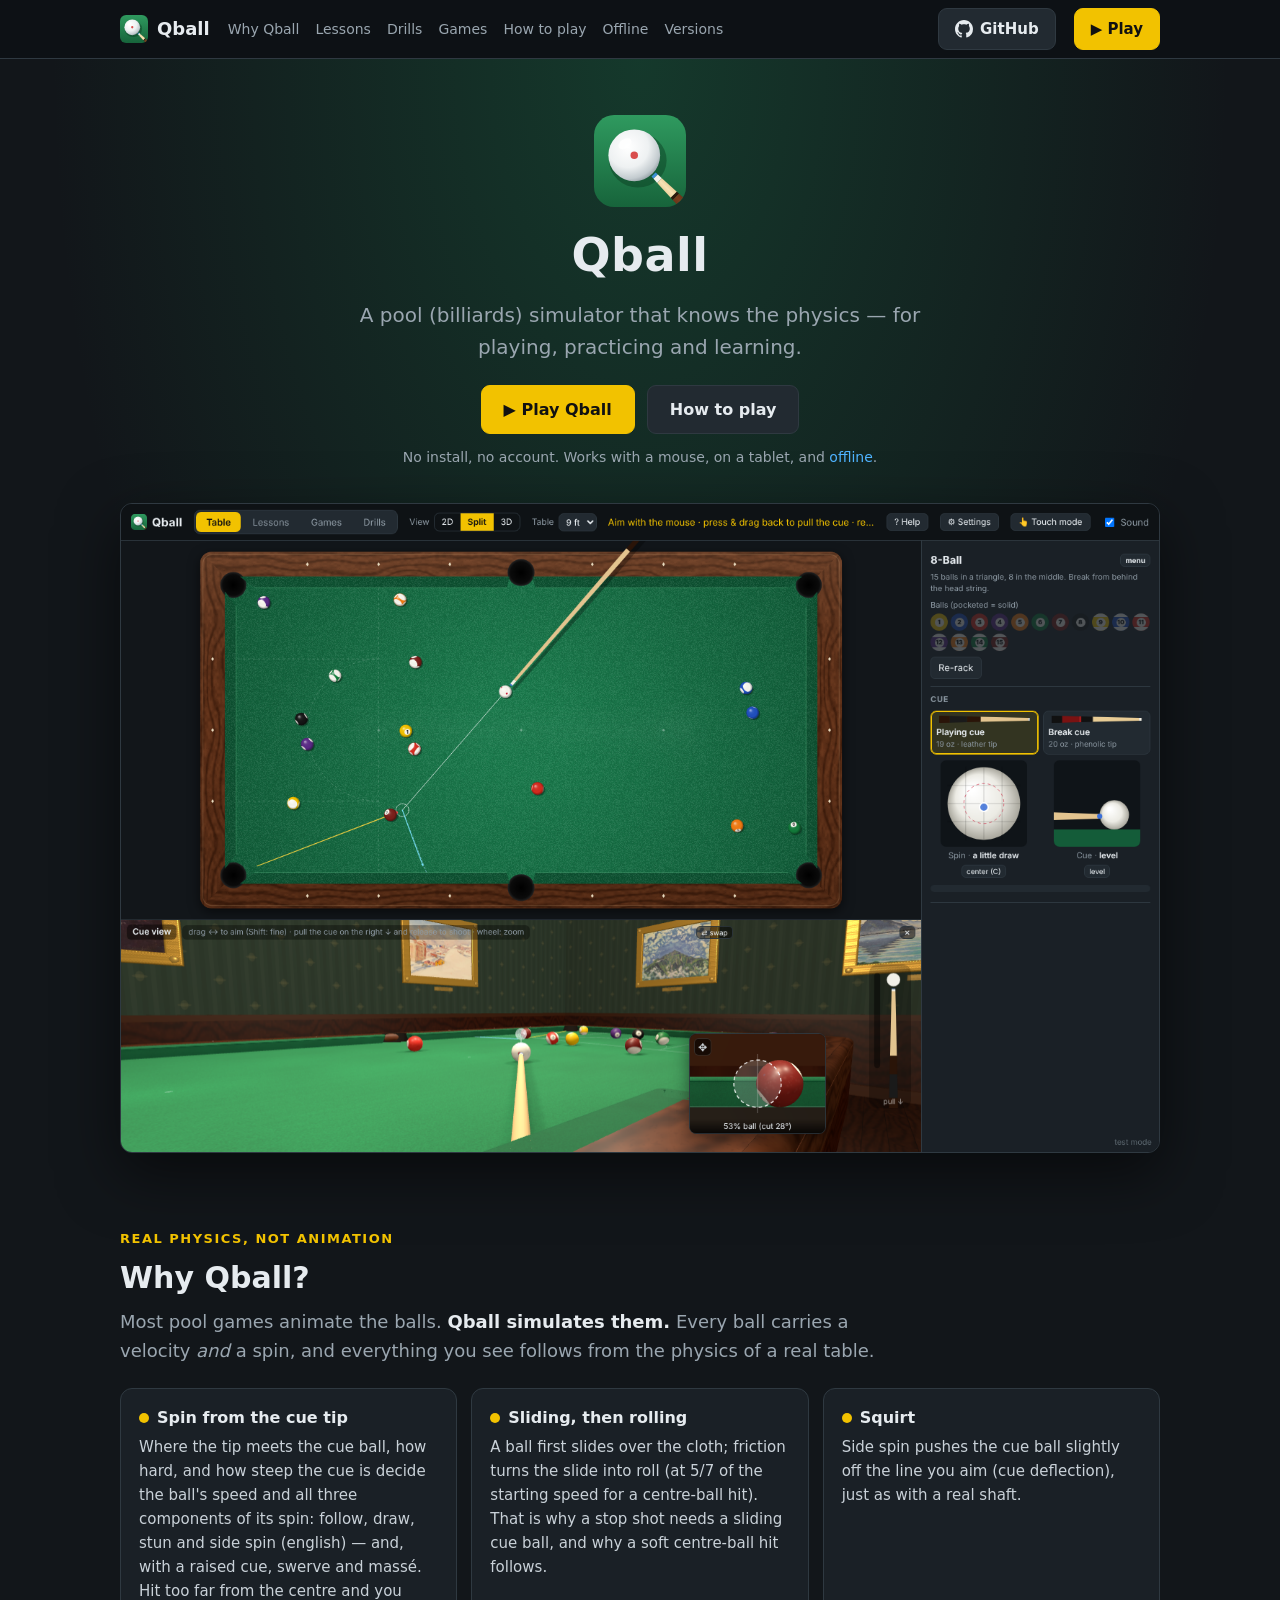
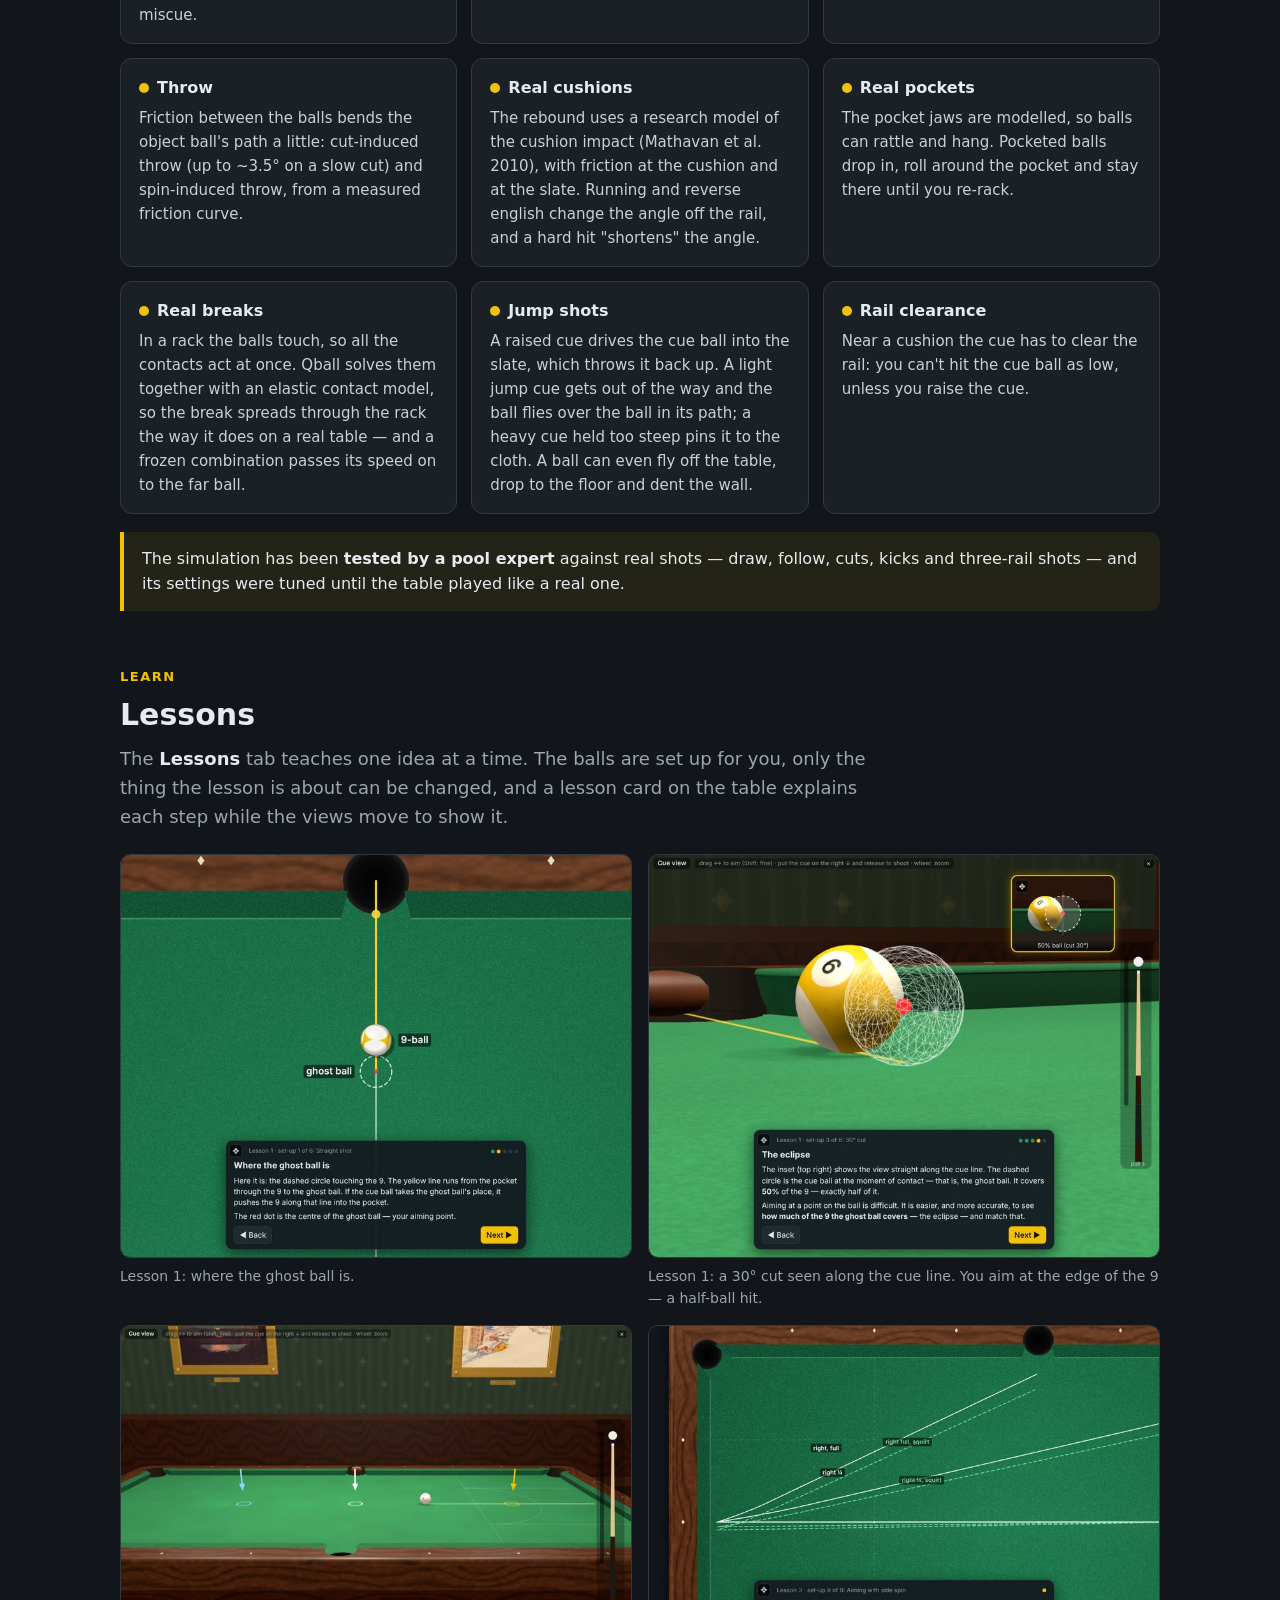
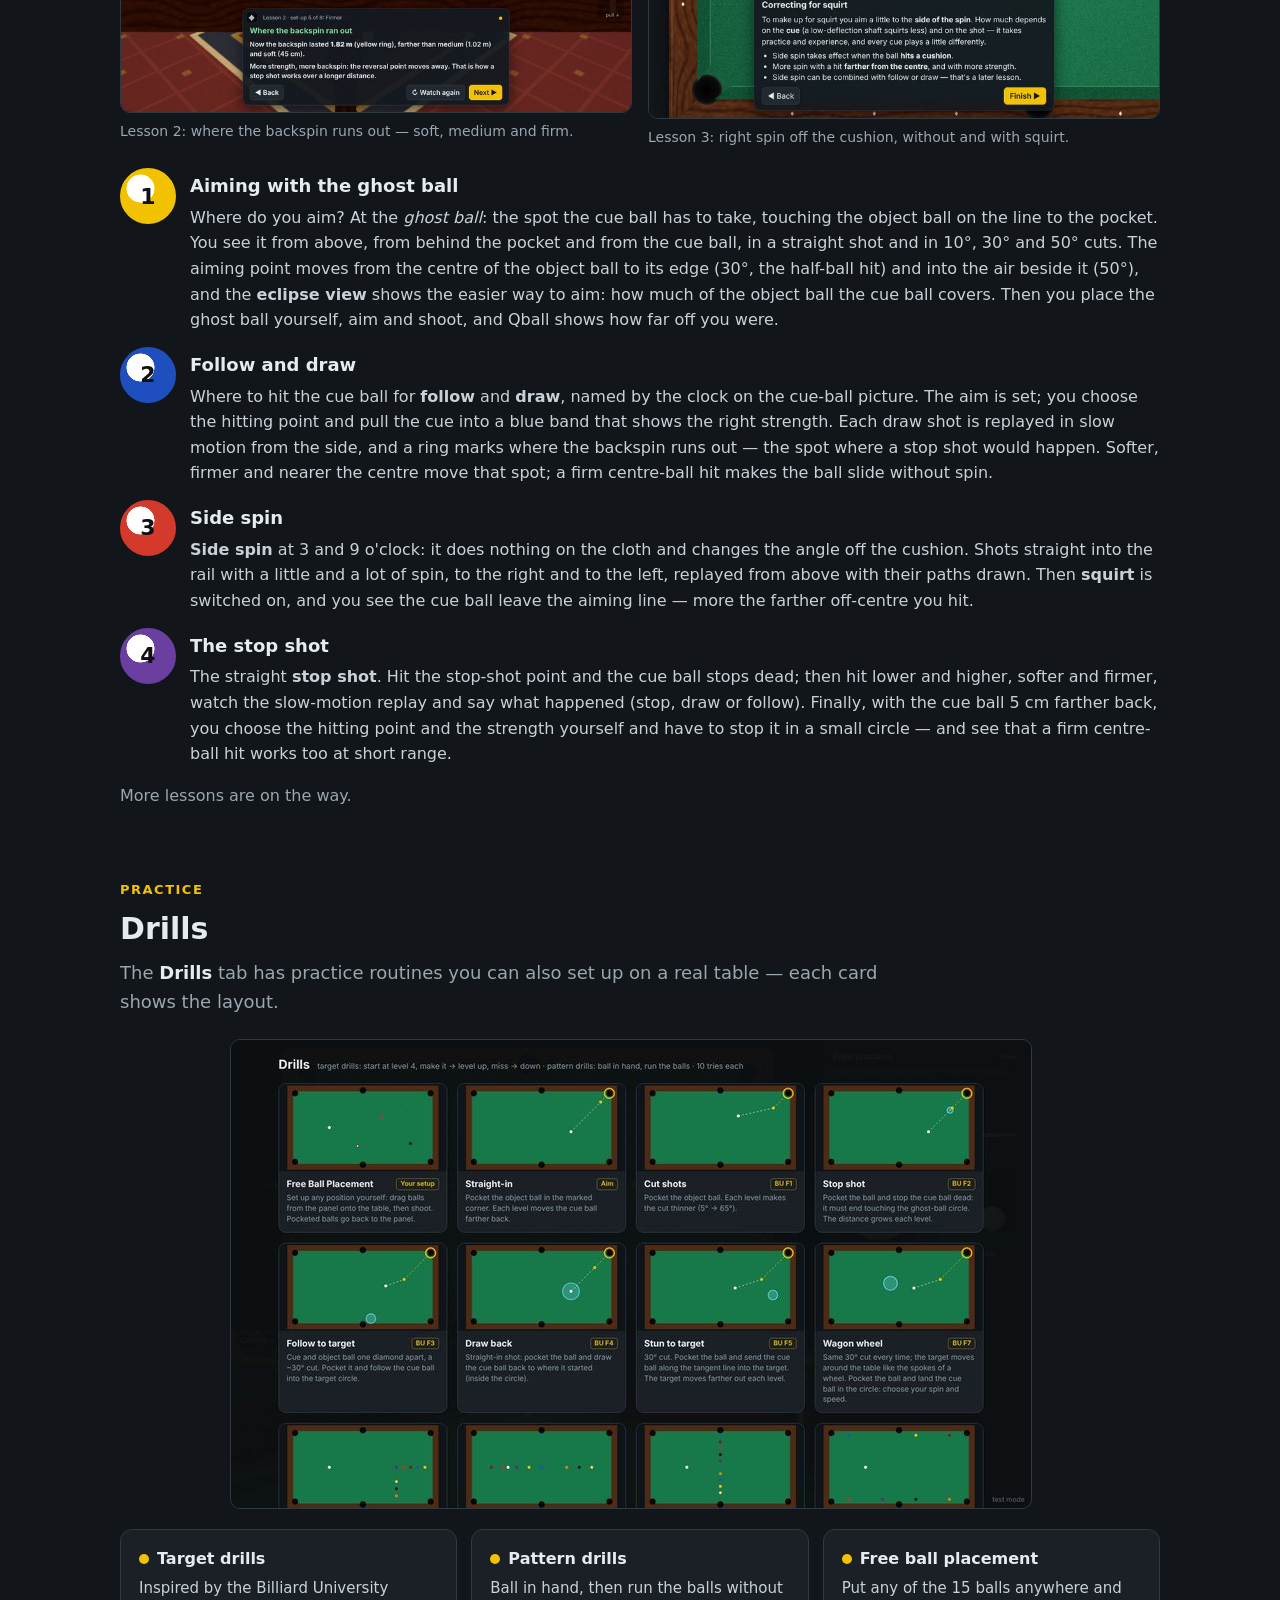
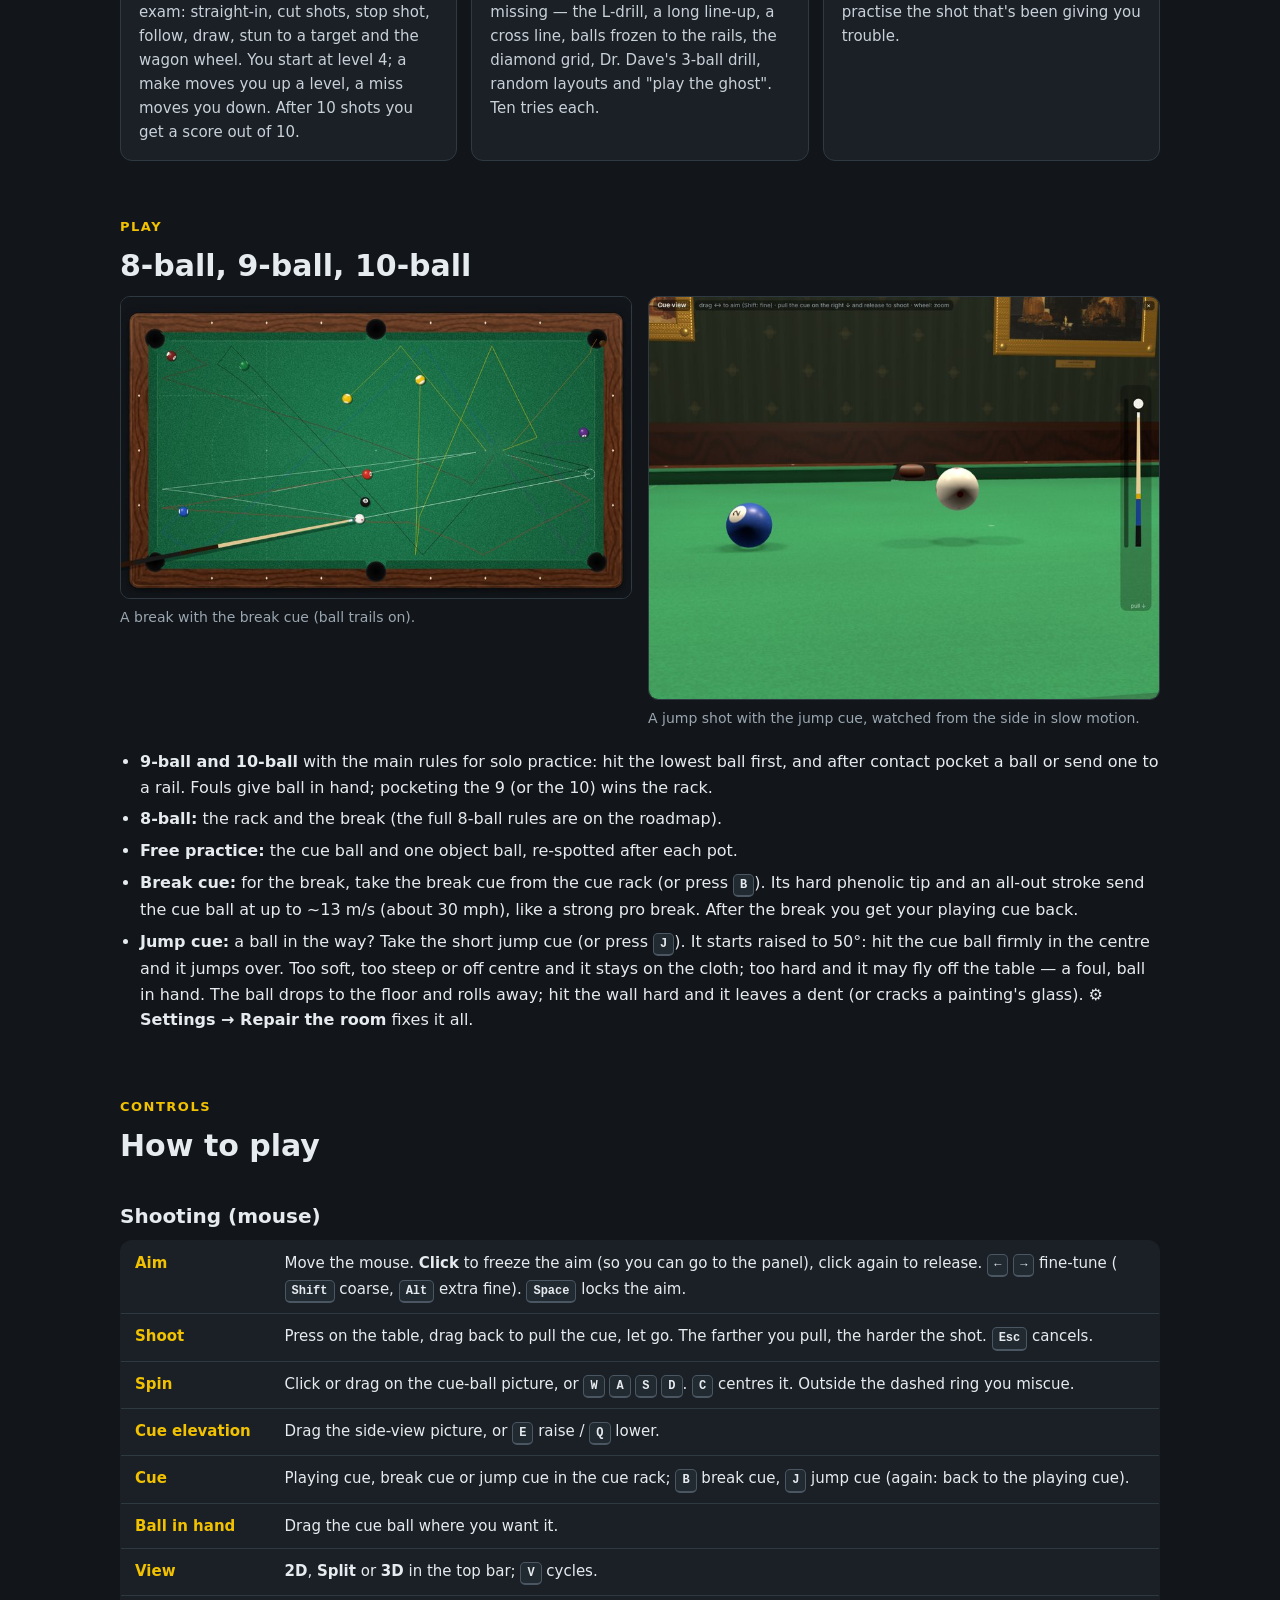
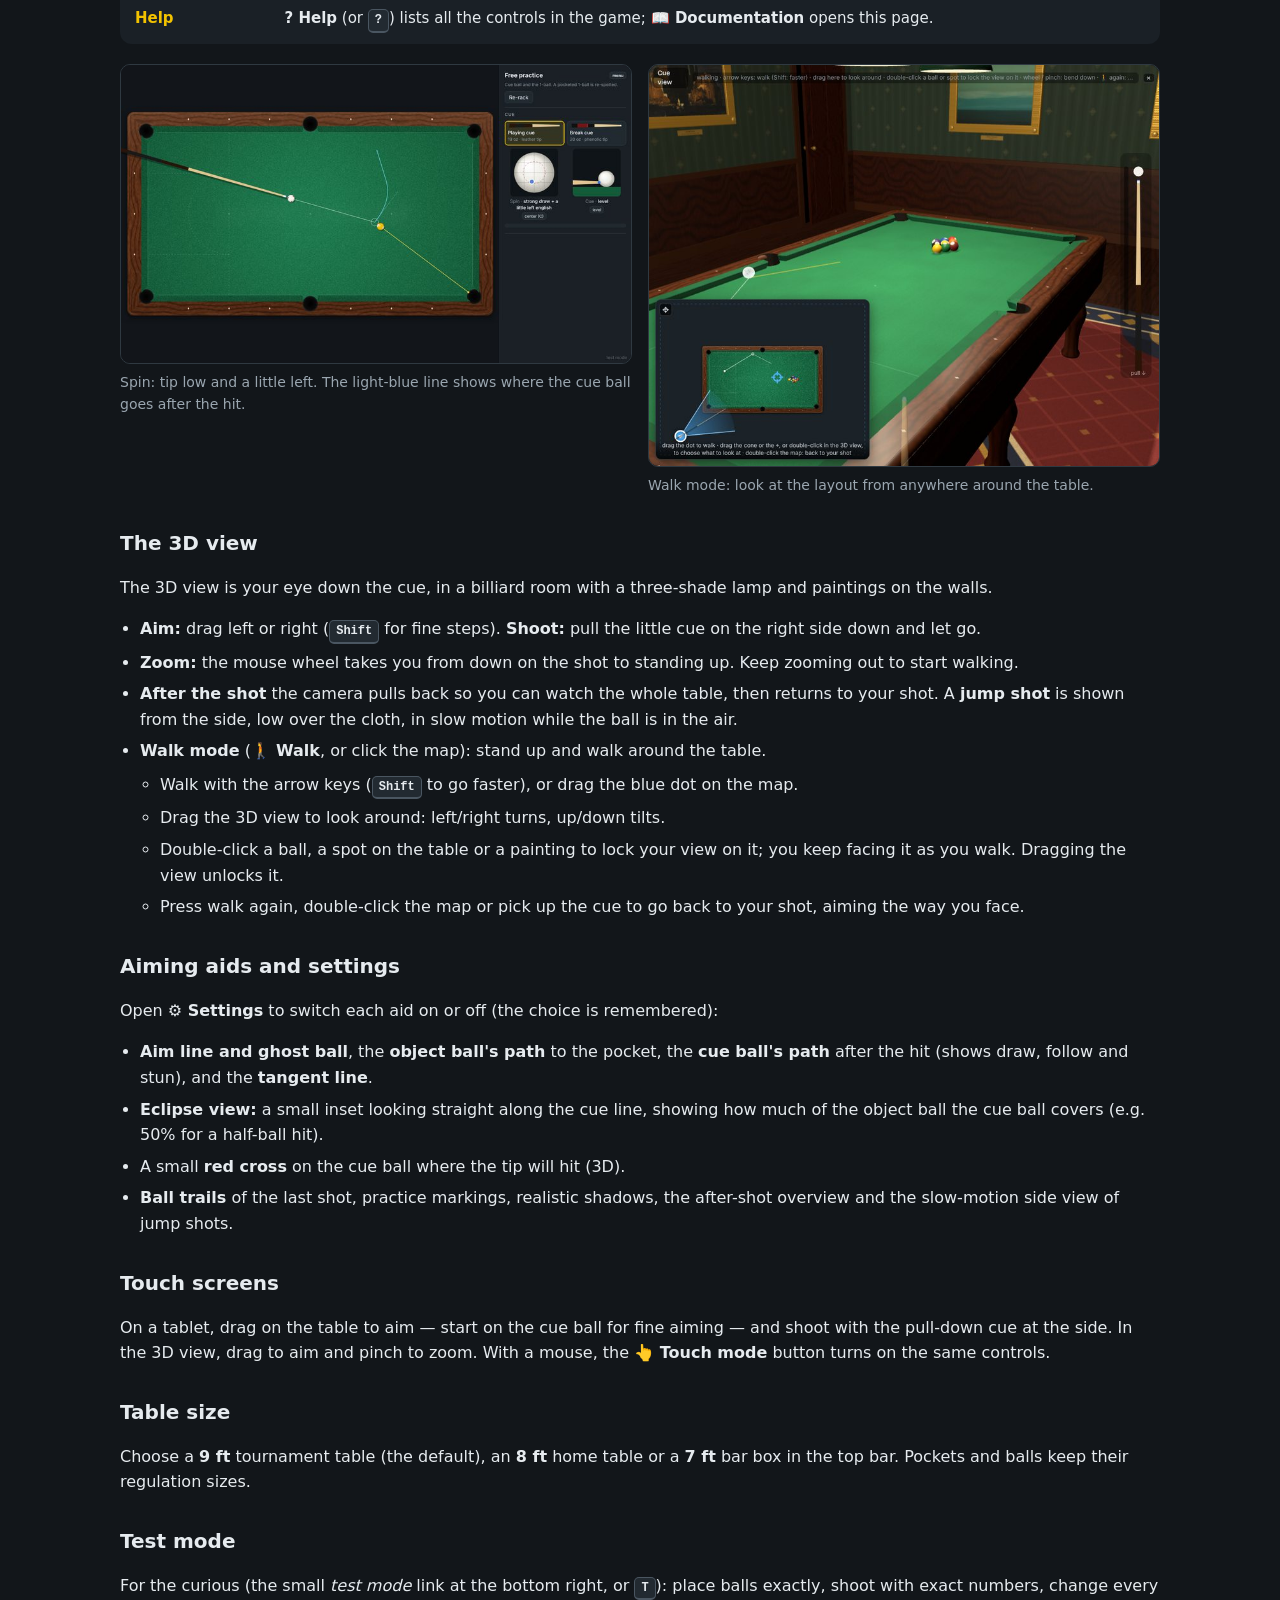
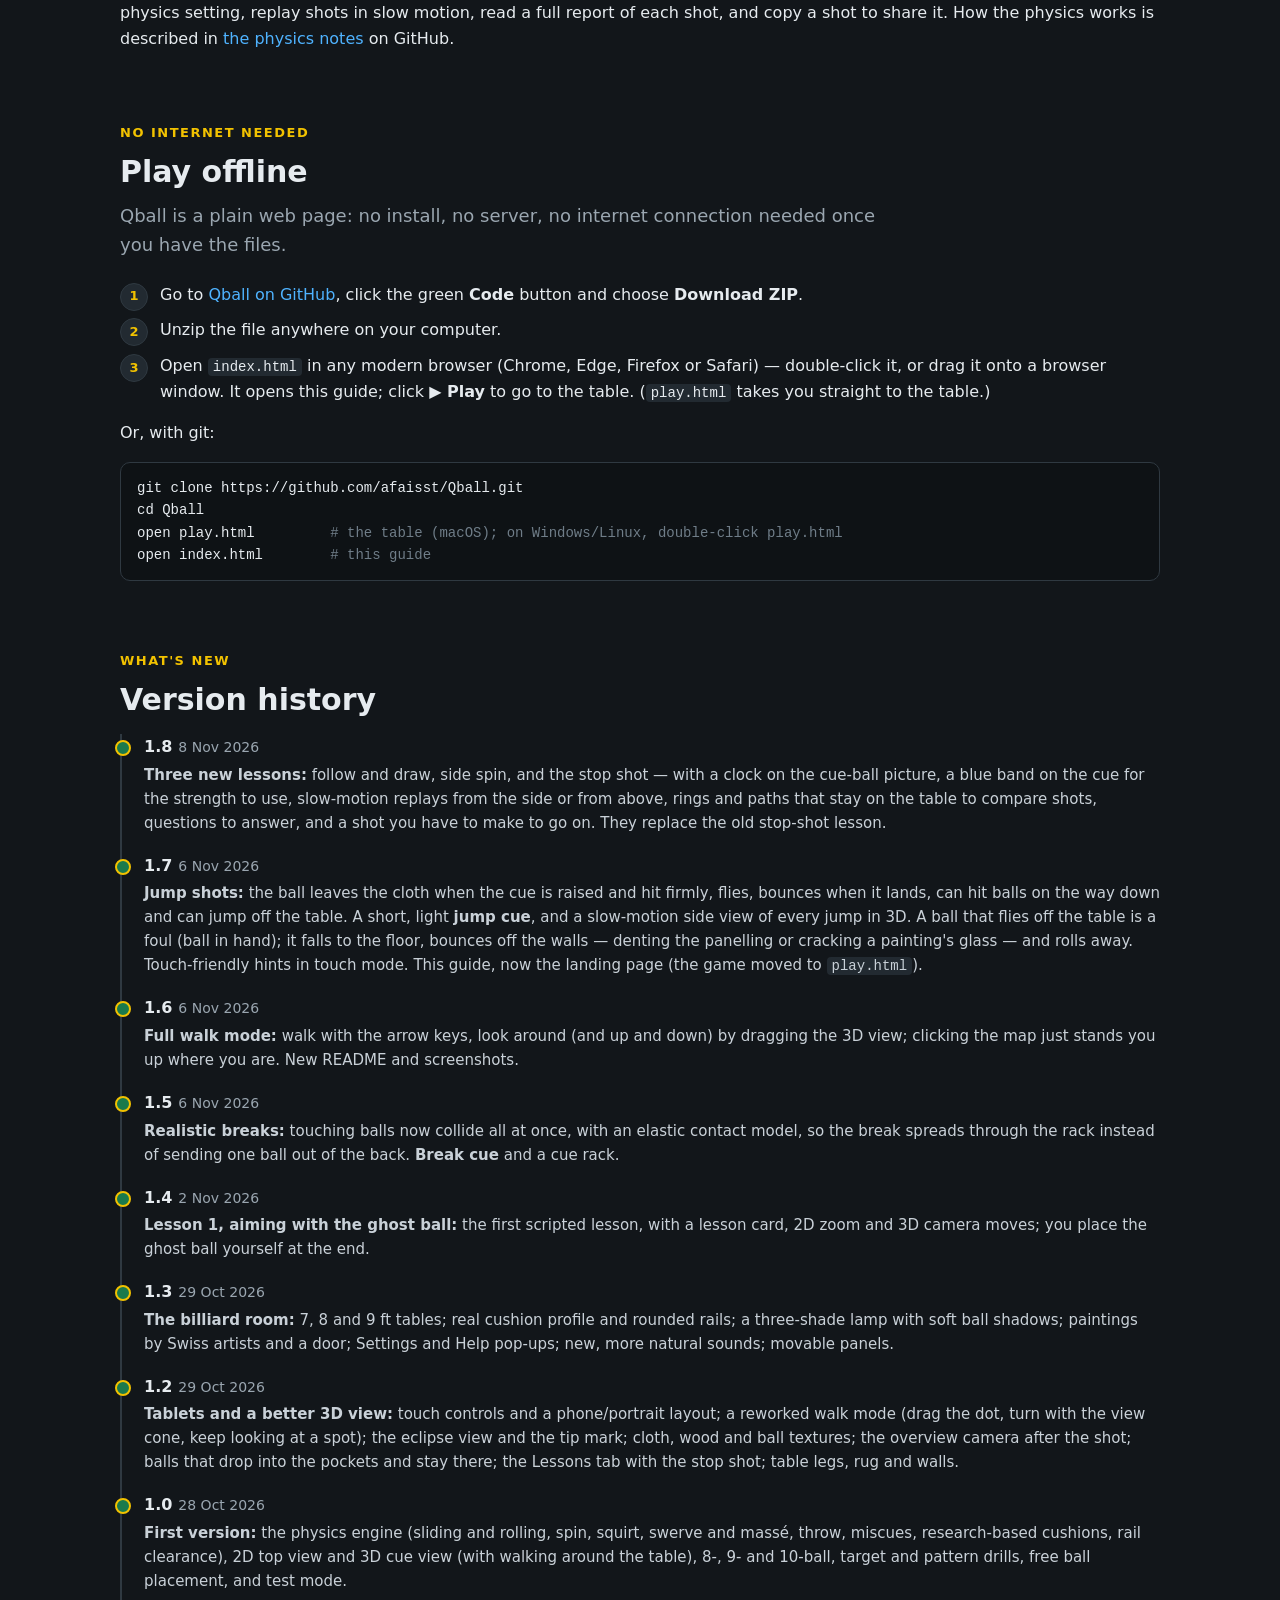
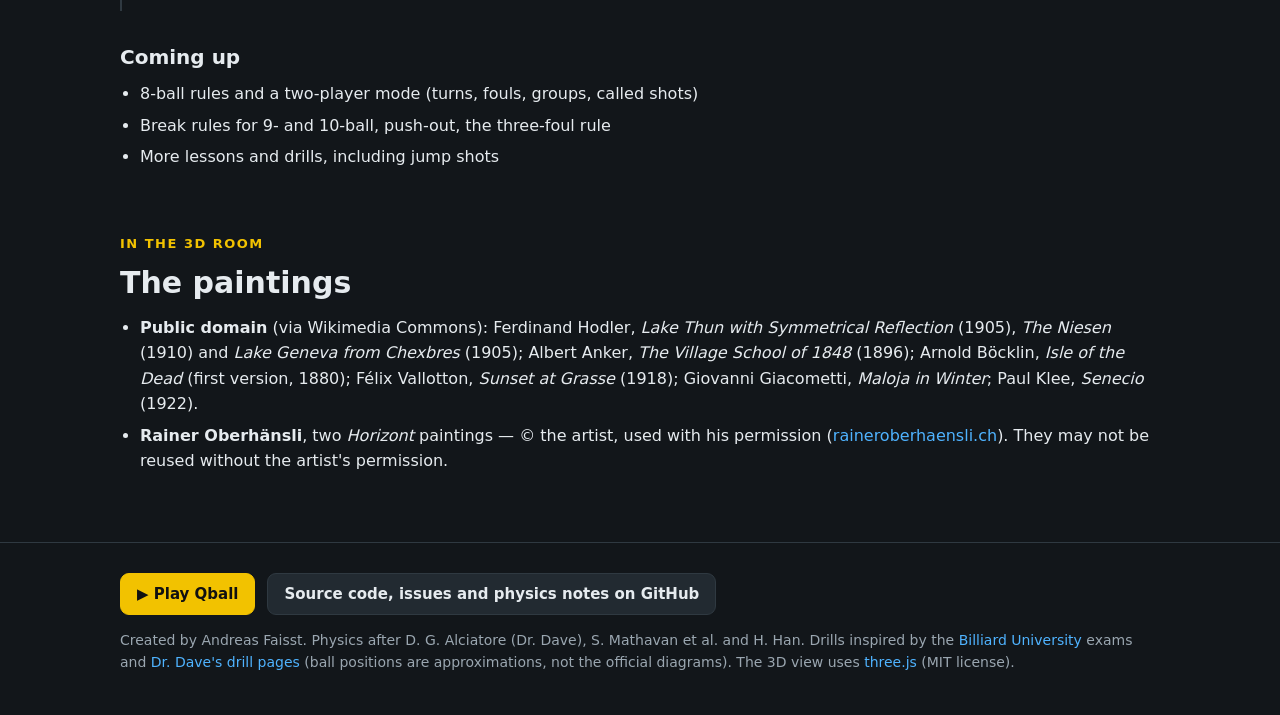
<file: index.html>
<!doctype html>
<html lang="en">
<head>
<meta charset="utf-8">
<meta name="viewport" content="width=device-width, initial-scale=1">
<title>Qball — a pool simulator that knows the physics</title>
<meta name="description" content="Qball — a pool (billiards) simulator that knows the physics, for playing, practicing and learning. How it works, lessons, drills, games and controls.">
<link rel="icon" href="assets/icon.svg" type="image/svg+xml">
<link rel="icon" href="assets/icon-32.png" sizes="32x32">
<link rel="apple-touch-icon" href="assets/apple-touch-icon.png">
<style>
  :root {
    --bg: #12161a; --bg2: #0e1215; --panel: #1a2026; --panel2: #222a31; --line: #2f3941;
    --text: #e6ebef; --muted: #9aa6b0; --accent: #f2c200; --accent2: #4fb3ff; --felt: #1a7a4c;
  }
  * { box-sizing: border-box; }
  html { scroll-behavior: smooth; scroll-padding-top: 70px; }
  body { margin: 0; background: var(--bg); color: var(--text); font: 16px/1.6 system-ui, -apple-system, "Segoe UI", Roboto, sans-serif; }
  a { color: var(--accent2); text-decoration: none; } a:hover { text-decoration: underline; }
  img { max-width: 100%; display: block; }
  kbd { display: inline-block; min-width: 1.6em; padding: 0 6px; border: 1px solid #4a5661; border-bottom-width: 2px; border-radius: 5px;
    background: var(--panel2); font: 600 12px/1.7 ui-monospace, SFMono-Regular, Menlo, monospace; text-align: center; color: var(--text); }
  code { font: 14px ui-monospace, SFMono-Regular, Menlo, monospace; background: var(--panel2); padding: 1px 5px; border-radius: 4px; }
  .wrap { max-width: 1080px; margin: 0 auto; padding: 0 20px; }

  /* top bar */
  header.top { position: sticky; top: 0; z-index: 10; background: rgba(14,18,21,0.92); backdrop-filter: blur(8px); border-bottom: 1px solid var(--line); }
  header.top .wrap { display: flex; align-items: center; gap: 18px; height: 58px; }
  .brand { display: flex; align-items: center; gap: 9px; font-weight: 700; font-size: 18px; color: var(--text); }
  .brand img { width: 28px; height: 28px; }
  nav.sections { display: flex; gap: 16px; flex: 1; overflow-x: auto; scrollbar-width: none; }
  nav.sections a { color: var(--muted); font-size: 14px; white-space: nowrap; }
  nav.sections a:hover { color: var(--text); text-decoration: none; }
  .btn { display: inline-flex; align-items: center; gap: 7px; padding: 8px 16px; border-radius: 9px; font-weight: 600; font-size: 15px;
    border: 1px solid var(--line); color: var(--text); background: var(--panel2); white-space: nowrap; }
  footer .btn { white-space: normal; }
  .btn:hover { text-decoration: none; border-color: #4a5661; }
  .btn.play { background: var(--accent); color: #111; border-color: var(--accent); }
  .btn.play:hover { background: #ffd21f; }
  .btn svg { width: 18px; height: 18px; fill: currentColor; }

  /* hero */
  .hero { text-align: center; padding: 56px 0 30px; background: radial-gradient(ellipse at 50% 0%, rgba(26,122,76,0.35), transparent 65%); }
  .hero .icon { width: 92px; height: 92px; margin: 0 auto 12px; }
  .hero h1 { font-size: 46px; margin: 0; letter-spacing: 0.5px; }
  .hero .tag { font-size: 20px; color: var(--muted); margin: 6px auto 22px; max-width: 640px; }
  .hero .ctas { display: flex; gap: 12px; justify-content: center; flex-wrap: wrap; }
  .hero .ctas .btn { padding: 11px 22px; font-size: 16px; }
  .hero .note { color: var(--muted); font-size: 14px; margin-top: 12px; }
  .shot-main { margin: 34px auto 0; border-radius: 12px; overflow: hidden; border: 1px solid var(--line); box-shadow: 0 20px 60px rgba(0,0,0,0.55); cursor: zoom-in; }

  /* sections */
  section { padding: 46px 0 10px; }
  section h2 { font-size: 30px; margin: 0 0 6px; }
  section h2 .kicker { display: block; font-size: 13px; letter-spacing: 1.5px; text-transform: uppercase; color: var(--accent); margin-bottom: 4px; }
  section h3 { font-size: 20px; margin: 30px 0 8px; }
  .lead { color: var(--muted); font-size: 18px; max-width: 780px; margin: 0 0 22px; }
  .lead b, .lead strong { color: var(--text); }
  .grid { display: grid; grid-template-columns: repeat(auto-fill, minmax(300px, 1fr)); gap: 14px; }
  .card { background: var(--panel); border: 1px solid var(--line); border-radius: 12px; padding: 16px 18px; }
  .card h4 { margin: 0 0 5px; font-size: 16px; display: flex; align-items: center; gap: 8px; }
  .card h4 .dot { width: 10px; height: 10px; border-radius: 50%; background: var(--accent); flex: none; }
  .card p { margin: 0; color: #c9d1d8; font-size: 15px; }
  .callout { margin: 18px 0 0; padding: 14px 18px; border-left: 4px solid var(--accent); background: rgba(242,194,0,0.08); border-radius: 0 10px 10px 0; }
  .figs { display: grid; grid-template-columns: 1fr 1fr; gap: 16px; margin: 6px 0 20px; }
  figure { margin: 0; }
  figure img { border-radius: 10px; border: 1px solid var(--line); cursor: zoom-in; }
  figure figcaption { color: var(--muted); font-size: 14px; margin-top: 7px; }
  figure.wide { max-width: 820px; margin: 6px auto 20px; }
  ul.plain { padding-left: 20px; margin: 8px 0; }
  ul.plain li { margin: 6px 0; }
  .lesson { display: grid; grid-template-columns: 56px 1fr; gap: 14px; margin: 14px 0; }
  .lesson .num { width: 56px; height: 56px; border-radius: 50%; display: grid; place-items: center; font-weight: 800; font-size: 22px; color: #111;
    background: radial-gradient(circle at 35% 35%, #fff 0, #fff 30%, var(--accent) 31%); border: 3px solid var(--accent); }
  .lesson.two .num { background: radial-gradient(circle at 35% 35%, #fff 0, #fff 30%, #1f4fbf 31%); border-color: #1f4fbf; }
  .lesson.three .num { background: radial-gradient(circle at 35% 35%, #fff 0, #fff 30%, #d33a2c 31%); border-color: #d33a2c; }
  .lesson.four .num { background: radial-gradient(circle at 35% 35%, #fff 0, #fff 30%, #6a3fa0 31%); border-color: #6a3fa0; }
  .lesson h4 { margin: 4px 0 4px; font-size: 18px; }
  .lesson p { margin: 0; color: #c9d1d8; }
  table.keys { width: 100%; border-collapse: collapse; background: var(--panel); border: 1px solid var(--line); border-radius: 12px; overflow: hidden; margin: 6px 0 20px; }
  table.keys td { padding: 10px 14px; border-top: 1px solid var(--line); vertical-align: top; font-size: 15px; }
  table.keys tr:first-child td { border-top: 0; }
  table.keys td:first-child { width: 150px; font-weight: 600; color: var(--accent); }
  pre { background: var(--bg2); border: 1px solid var(--line); border-radius: 10px; padding: 14px 16px; overflow-x: auto; font: 14px/1.6 ui-monospace, SFMono-Regular, Menlo, monospace; }
  pre .c { color: #6f7d88; }
  .steps { counter-reset: s; list-style: none; padding: 0; }
  .steps li { counter-increment: s; position: relative; padding-left: 40px; margin: 10px 0; }
  .steps li::before { content: counter(s); position: absolute; left: 0; top: 1px; width: 26px; height: 26px; border-radius: 50%; background: var(--panel2);
    border: 1px solid var(--line); display: grid; place-items: center; font-size: 13px; font-weight: 700; color: var(--accent); }
  .timeline { list-style: none; padding: 0; margin: 10px 0; border-left: 2px solid var(--line); }
  .timeline li { position: relative; padding: 0 0 18px 22px; }
  .timeline li::before { content: ''; position: absolute; left: -7px; top: 6px; width: 12px; height: 12px; border-radius: 50%; background: var(--felt); border: 2px solid var(--accent); }
  .timeline .ver { font-weight: 700; } .timeline .date { color: var(--muted); font-size: 14px; margin-left: 6px; }
  .timeline p { margin: 3px 0 0; color: #c9d1d8; font-size: 15px; }
  footer { margin-top: 50px; padding: 30px 0 40px; border-top: 1px solid var(--line); color: var(--muted); font-size: 14px; }
  footer .row { display: flex; gap: 12px; align-items: center; flex-wrap: wrap; margin-bottom: 14px; }
  .muted { color: var(--muted); }

  /* image viewer */
  #viewer { position: fixed; inset: 0; z-index: 50; background: rgba(0,0,0,0.88); display: none; place-items: center; padding: 20px; cursor: zoom-out; }
  #viewer.on { display: grid; }
  #viewer img { max-width: 96vw; max-height: 86vh; border-radius: 8px; }
  #viewer p { color: #ddd; text-align: center; max-width: 900px; margin: 10px auto 0; font-size: 14px; }

  @media (max-width: 760px) {
    nav.sections { display: none; }
    .hero h1 { font-size: 36px; } .hero .tag { font-size: 17px; }
    .figs { grid-template-columns: 1fr; }
    table.keys td:first-child { width: 110px; }
    .top .btn.gh span { display: none; }
    header.top .wrap { gap: 10px; } .top .btn { padding: 7px 11px; } .top .btn.gh { margin-left: auto; }
  }
</style>
</head>
<body>

<header class="top">
  <div class="wrap">
    <a class="brand" href="#top"><img src="assets/icon.svg" alt="">Qball</a>
    <nav class="sections">
      <a href="#why">Why Qball</a><a href="#lessons">Lessons</a><a href="#drills">Drills</a><a href="#play">Games</a>
      <a href="#howto">How to play</a><a href="#offline">Offline</a><a href="#versions">Versions</a>
    </nav>
    <a class="btn gh" href="https://github.com/afaisst/Qball" target="_blank" rel="noopener" title="Qball on GitHub">
      <svg viewBox="0 0 16 16" aria-hidden="true"><path d="M8 0C3.58 0 0 3.58 0 8c0 3.54 2.29 6.53 5.47 7.59.4.07.55-.17.55-.38 0-.19-.01-.82-.01-1.49-2.01.37-2.53-.49-2.69-.94-.09-.23-.48-.94-.82-1.13-.28-.15-.68-.52-.01-.53.63-.01 1.08.58 1.23.82.72 1.21 1.87.87 2.33.66.07-.52.28-.87.51-1.07-1.78-.2-3.64-.89-3.64-3.95 0-.87.31-1.59.82-2.15-.08-.2-.36-1.02.08-2.12 0 0 .67-.21 2.2.82.64-.18 1.32-.27 2-.27.68 0 1.36.09 2 .27 1.53-1.04 2.2-.82 2.2-.82.44 1.1.16 1.92.08 2.12.51.56.82 1.27.82 2.15 0 3.07-1.87 3.75-3.65 3.95.29.25.54.73.54 1.48 0 1.07-.01 1.93-.01 2.2 0 .21.15.46.55.38A8.013 8.013 0 0016 8c0-4.42-3.58-8-8-8z"/></svg><span>GitHub</span></a>
    <a class="btn play" href="play.html">▶ Play</a>
  </div>
</header>

<div class="hero" id="top">
  <div class="wrap">
    <img class="icon" src="assets/icon.svg" alt="Qball icon">
    <h1>Qball</h1>
    <p class="tag">A pool (billiards) simulator that knows the physics — for playing, practicing and learning.</p>
    <div class="ctas">
      <a class="btn play" href="play.html">▶ Play Qball</a>
      <a class="btn" href="#howto">How to play</a>
    </div>
    <p class="note">No install, no account. Works with a mouse, on a tablet, and <a href="#offline">offline</a>.</p>
    <img class="shot-main" src="assets/screenshot.png" alt="An 8-ball table after the break, aiming a 28° cut: the top view with the ghost ball and the cue-ball path, the 3D cue view below with the eclipse view, and the cue rack and spin controls on the right" data-caption="An 8-ball table after the break, aiming a 28° cut. Top view with the ghost ball and the cue-ball path, the 3D cue view below with the eclipse view, and the cue rack and spin controls on the right.">
  </div>
</div>

<main class="wrap">

<section id="why">
  <h2><span class="kicker">Real physics, not animation</span>Why Qball?</h2>
  <p class="lead">Most pool games animate the balls. <b>Qball simulates them.</b> Every ball carries a velocity <i>and</i> a spin, and everything you see follows from the physics of a real table.</p>
  <div class="grid">
    <div class="card"><h4><span class="dot"></span>Spin from the cue tip</h4><p>Where the tip meets the cue ball, how hard, and how steep the cue is decide the ball's speed and all three components of its spin: follow, draw, stun and side spin (english) — and, with a raised cue, swerve and massé. Hit too far from the centre and you miscue.</p></div>
    <div class="card"><h4><span class="dot"></span>Sliding, then rolling</h4><p>A ball first slides over the cloth; friction turns the slide into roll (at 5/7 of the starting speed for a centre-ball hit). That is why a stop shot needs a sliding cue ball, and why a soft centre-ball hit follows.</p></div>
    <div class="card"><h4><span class="dot"></span>Squirt</h4><p>Side spin pushes the cue ball slightly off the line you aim (cue deflection), just as with a real shaft.</p></div>
    <div class="card"><h4><span class="dot"></span>Throw</h4><p>Friction between the balls bends the object ball's path a little: cut-induced throw (up to ~3.5° on a slow cut) and spin-induced throw, from a measured friction curve.</p></div>
    <div class="card"><h4><span class="dot"></span>Real cushions</h4><p>The rebound uses a research model of the cushion impact (Mathavan et al. 2010), with friction at the cushion and at the slate. Running and reverse english change the angle off the rail, and a hard hit "shortens" the angle.</p></div>
    <div class="card"><h4><span class="dot"></span>Real pockets</h4><p>The pocket jaws are modelled, so balls can rattle and hang. Pocketed balls drop in, roll around the pocket and stay there until you re-rack.</p></div>
    <div class="card"><h4><span class="dot"></span>Real breaks</h4><p>In a rack the balls touch, so all the contacts act at once. Qball solves them together with an elastic contact model, so the break spreads through the rack the way it does on a real table — and a frozen combination passes its speed on to the far ball.</p></div>
    <div class="card"><h4><span class="dot"></span>Jump shots</h4><p>A raised cue drives the cue ball into the slate, which throws it back up. A light jump cue gets out of the way and the ball flies over the ball in its path; a heavy cue held too steep pins it to the cloth. A ball can even fly off the table, drop to the floor and dent the wall.</p></div>
    <div class="card"><h4><span class="dot"></span>Rail clearance</h4><p>Near a cushion the cue has to clear the rail: you can't hit the cue ball as low, unless you raise the cue.</p></div>
  </div>
  <div class="callout">The simulation has been <b>tested by a pool expert</b> against real shots — draw, follow, cuts, kicks and three-rail shots — and its settings were tuned until the table played like a real one.</div>
</section>

<section id="lessons">
  <h2><span class="kicker">Learn</span>Lessons</h2>
  <p class="lead">The <b>Lessons</b> tab teaches one idea at a time. The balls are set up for you, only the thing the lesson is about can be changed, and a lesson card on the table explains each step while the views move to show it.</p>
  <div class="figs">
    <figure><img src="assets/screenshots/lesson-ghost.jpg" alt="Lesson 1: the 2D view zoomed in on the ghost ball, with the line from the pocket through the 9-ball and the lesson card"><figcaption>Lesson 1: where the ghost ball is.</figcaption></figure>
    <figure><img src="assets/screenshots/lesson-eclipse.jpg" alt="Lesson 1: the 3D view along the cue line at a 30° cut; the red dot on the edge of the 9-ball marks where to aim, the inset shows the half-ball eclipse"><figcaption>Lesson 1: a 30° cut seen along the cue line. You aim at the edge of the 9 — a half-ball hit.</figcaption></figure>
    <figure><img src="assets/screenshots/lesson-draw.jpg" alt="Lesson 2: the table from the side with three rings and arrows marking where the backspin ran out for a soft, a medium and a firm draw shot"><figcaption>Lesson 2: where the backspin runs out — soft, medium and firm.</figcaption></figure>
    <figure><img src="assets/screenshots/lesson-side.jpg" alt="Lesson 3: the cue ball's paths off the head rail with a little and a lot of right spin, without squirt (white) and with squirt (green, dashed)"><figcaption>Lesson 3: right spin off the cushion, without and with squirt.</figcaption></figure>
  </div>
  <div class="lesson"><div class="num">1</div><div><h4>Aiming with the ghost ball</h4>
    <p>Where do you aim? At the <i>ghost ball</i>: the spot the cue ball has to take, touching the object ball on the line to the pocket. You see it from above, from behind the pocket and from the cue ball, in a straight shot and in 10°, 30° and 50° cuts. The aiming point moves from the centre of the object ball to its edge (30°, the half-ball hit) and into the air beside it (50°), and the <b>eclipse view</b> shows the easier way to aim: how much of the object ball the cue ball covers. Then you place the ghost ball yourself, aim and shoot, and Qball shows how far off you were.</p></div></div>
  <div class="lesson two"><div class="num">2</div><div><h4>Follow and draw</h4>
    <p>Where to hit the cue ball for <b>follow</b> and <b>draw</b>, named by the clock on the cue-ball picture. The aim is set; you choose the hitting point and pull the cue into a blue band that shows the right strength. Each draw shot is replayed in slow motion from the side, and a ring marks where the backspin runs out — the spot where a stop shot would happen. Softer, firmer and nearer the centre move that spot; a firm centre-ball hit makes the ball slide without spin.</p></div></div>
  <div class="lesson three"><div class="num">3</div><div><h4>Side spin</h4>
    <p><b>Side spin</b> at 3 and 9 o'clock: it does nothing on the cloth and changes the angle off the cushion. Shots straight into the rail with a little and a lot of spin, to the right and to the left, replayed from above with their paths drawn. Then <b>squirt</b> is switched on, and you see the cue ball leave the aiming line — more the farther off-centre you hit.</p></div></div>
  <div class="lesson four"><div class="num">4</div><div><h4>The stop shot</h4>
    <p>The straight <b>stop shot</b>. Hit the stop-shot point and the cue ball stops dead; then hit lower and higher, softer and firmer, watch the slow-motion replay and say what happened (stop, draw or follow). Finally, with the cue ball 5 cm farther back, you choose the hitting point and the strength yourself and have to stop it in a small circle — and see that a firm centre-ball hit works too at short range.</p></div></div>
  <p class="muted">More lessons are on the way.</p>
</section>

<section id="drills">
  <h2><span class="kicker">Practice</span>Drills</h2>
  <p class="lead">The <b>Drills</b> tab has practice routines you can also set up on a real table — each card shows the layout.</p>
  <figure class="wide"><img src="assets/screenshots/drills.jpg" alt="The Drills tab: cards with the layout of each drill"></figure>
  <div class="grid">
    <div class="card"><h4><span class="dot"></span>Target drills</h4><p>Inspired by the Billiard University exam: straight-in, cut shots, stop shot, follow, draw, stun to a target and the wagon wheel. You start at level 4; a make moves you up a level, a miss moves you down. After 10 shots you get a score out of 10.</p></div>
    <div class="card"><h4><span class="dot"></span>Pattern drills</h4><p>Ball in hand, then run the balls without missing — the L-drill, a long line-up, a cross line, balls frozen to the rails, the diamond grid, Dr. Dave's 3-ball drill, random layouts and "play the ghost". Ten tries each.</p></div>
    <div class="card"><h4><span class="dot"></span>Free ball placement</h4><p>Put any of the 15 balls anywhere and practise the shot that's been giving you trouble.</p></div>
  </div>
</section>

<section id="play">
  <h2><span class="kicker">Play</span>8-ball, 9-ball, 10-ball</h2>
  <div class="figs">
    <figure><img src="assets/screenshots/break.jpg" alt="A 9-ball break with the break cue: the ball trails show the rack spreading over the whole table"><figcaption>A break with the break cue (ball trails on).</figcaption></figure>
    <figure><img src="assets/screenshots/jump.jpg" alt="A jump shot seen from the side: the cue ball in the air above the 2-ball, its shadow on the cloth below"><figcaption>A jump shot with the jump cue, watched from the side in slow motion.</figcaption></figure>
  </div>
  <ul class="plain">
    <li><b>9-ball and 10-ball</b> with the main rules for solo practice: hit the lowest ball first, and after contact pocket a ball or send one to a rail. Fouls give ball in hand; pocketing the 9 (or the 10) wins the rack.</li>
    <li><b>8-ball:</b> the rack and the break (the full 8-ball rules are on the roadmap).</li>
    <li><b>Free practice:</b> the cue ball and one object ball, re-spotted after each pot.</li>
    <li><b>Break cue:</b> for the break, take the break cue from the cue rack (or press <kbd>B</kbd>). Its hard phenolic tip and an all-out stroke send the cue ball at up to ~13 m/s (about 30 mph), like a strong pro break. After the break you get your playing cue back.</li>
    <li><b>Jump cue:</b> a ball in the way? Take the short jump cue (or press <kbd>J</kbd>). It starts raised to 50°: hit the cue ball firmly in the centre and it jumps over. Too soft, too steep or off centre and it stays on the cloth; too hard and it may fly off the table — a foul, ball in hand. The ball drops to the floor and rolls away; hit the wall hard and it leaves a dent (or cracks a painting's glass). <b>⚙ Settings → Repair the room</b> fixes it all.</li>
  </ul>
</section>

<section id="howto">
  <h2><span class="kicker">Controls</span>How to play</h2>
  <h3>Shooting (mouse)</h3>
  <table class="keys">
    <tr><td>Aim</td><td>Move the mouse. <b>Click</b> to freeze the aim (so you can go to the panel), click again to release. <kbd>←</kbd> <kbd>→</kbd> fine-tune (<kbd>Shift</kbd> coarse, <kbd>Alt</kbd> extra fine). <kbd>Space</kbd> locks the aim.</td></tr>
    <tr><td>Shoot</td><td>Press on the table, drag back to pull the cue, let go. The farther you pull, the harder the shot. <kbd>Esc</kbd> cancels.</td></tr>
    <tr><td>Spin</td><td>Click or drag on the cue-ball picture, or <kbd>W</kbd> <kbd>A</kbd> <kbd>S</kbd> <kbd>D</kbd>. <kbd>C</kbd> centres it. Outside the dashed ring you miscue.</td></tr>
    <tr><td>Cue elevation</td><td>Drag the side-view picture, or <kbd>E</kbd> raise / <kbd>Q</kbd> lower.</td></tr>
    <tr><td>Cue</td><td>Playing cue, break cue or jump cue in the cue rack; <kbd>B</kbd> break cue, <kbd>J</kbd> jump cue (again: back to the playing cue).</td></tr>
    <tr><td>Ball in hand</td><td>Drag the cue ball where you want it.</td></tr>
    <tr><td>View</td><td><b>2D</b>, <b>Split</b> or <b>3D</b> in the top bar; <kbd>V</kbd> cycles.</td></tr>
    <tr><td>Help</td><td><b>? Help</b> (or <kbd>?</kbd>) lists all the controls in the game; <b>📖 Documentation</b> opens this page.</td></tr>
  </table>
  <div class="figs">
    <figure><img src="assets/screenshots/spin.jpg" alt="Draw with a little left english: the cue-ball picture shows the tip low and left, and the cue-ball path curves back from the object ball"><figcaption>Spin: tip low and a little left. The light-blue line shows where the cue ball goes after the hit.</figcaption></figure>
    <figure><img src="assets/screenshots/walk.jpg" alt="Walk mode: standing at a corner of the table in the billiard room, with the map in the lower left"><figcaption>Walk mode: look at the layout from anywhere around the table.</figcaption></figure>
  </div>

  <h3>The 3D view</h3>
  <p>The 3D view is your eye down the cue, in a billiard room with a three-shade lamp and paintings on the walls.</p>
  <ul class="plain">
    <li><b>Aim:</b> drag left or right (<kbd>Shift</kbd> for fine steps). <b>Shoot:</b> pull the little cue on the right side down and let go.</li>
    <li><b>Zoom:</b> the mouse wheel takes you from down on the shot to standing up. Keep zooming out to start walking.</li>
    <li><b>After the shot</b> the camera pulls back so you can watch the whole table, then returns to your shot. A <b>jump shot</b> is shown from the side, low over the cloth, in slow motion while the ball is in the air.</li>
    <li><b>Walk mode</b> (🚶 <b>Walk</b>, or click the map): stand up and walk around the table.
      <ul class="plain">
        <li>Walk with the arrow keys (<kbd>Shift</kbd> to go faster), or drag the blue dot on the map.</li>
        <li>Drag the 3D view to look around: left/right turns, up/down tilts.</li>
        <li>Double-click a ball, a spot on the table or a painting to lock your view on it; you keep facing it as you walk. Dragging the view unlocks it.</li>
        <li>Press walk again, double-click the map or pick up the cue to go back to your shot, aiming the way you face.</li>
      </ul></li>
  </ul>

  <h3>Aiming aids and settings</h3>
  <p>Open <b>⚙ Settings</b> to switch each aid on or off (the choice is remembered):</p>
  <ul class="plain">
    <li><b>Aim line and ghost ball</b>, the <b>object ball's path</b> to the pocket, the <b>cue ball's path</b> after the hit (shows draw, follow and stun), and the <b>tangent line</b>.</li>
    <li><b>Eclipse view:</b> a small inset looking straight along the cue line, showing how much of the object ball the cue ball covers (e.g. 50% for a half-ball hit).</li>
    <li>A small <b>red cross</b> on the cue ball where the tip will hit (3D).</li>
    <li><b>Ball trails</b> of the last shot, practice markings, realistic shadows, the after-shot overview and the slow-motion side view of jump shots.</li>
  </ul>

  <h3>Touch screens</h3>
  <p>On a tablet, drag on the table to aim — start on the cue ball for fine aiming — and shoot with the pull-down cue at the side. In the 3D view, drag to aim and pinch to zoom. With a mouse, the <b>👆 Touch mode</b> button turns on the same controls.</p>

  <h3>Table size</h3>
  <p>Choose a <b>9 ft</b> tournament table (the default), an <b>8 ft</b> home table or a <b>7 ft</b> bar box in the top bar. Pockets and balls keep their regulation sizes.</p>

  <h3>Test mode</h3>
  <p>For the curious (the small <i>test mode</i> link at the bottom right, or <kbd>T</kbd>): place balls exactly, shoot with exact numbers, change every physics setting, replay shots in slow motion, read a full report of each shot, and copy a shot to share it. How the physics works is described in <a href="https://github.com/afaisst/Qball/blob/main/docs/physics.md" target="_blank" rel="noopener">the physics notes</a> on GitHub.</p>
</section>

<section id="offline">
  <h2><span class="kicker">No internet needed</span>Play offline</h2>
  <p class="lead">Qball is a plain web page: no install, no server, no internet connection needed once you have the files.</p>
  <ol class="steps">
    <li>Go to <a href="https://github.com/afaisst/Qball" target="_blank" rel="noopener">Qball on GitHub</a>, click the green <b>Code</b> button and choose <b>Download ZIP</b>.</li>
    <li>Unzip the file anywhere on your computer.</li>
    <li>Open <code>index.html</code> in any modern browser (Chrome, Edge, Firefox or Safari) — double-click it, or drag it onto a browser window. It opens this guide; click <b>▶ Play</b> to go to the table. (<code>play.html</code> takes you straight to the table.)</li>
  </ol>
  <p>Or, with git:</p>
<pre>git clone https://github.com/afaisst/Qball.git
cd Qball
open play.html         <span class="c"># the table (macOS); on Windows/Linux, double-click play.html</span>
open index.html        <span class="c"># this guide</span></pre>
</section>

<section id="versions">
  <h2><span class="kicker">What's new</span>Version history</h2>
  <ul class="timeline">
    <li><span class="ver">1.8</span><span class="date">8 Nov 2026</span><p><b>Three new lessons:</b> follow and draw, side spin, and the stop shot — with a clock on the cue-ball picture, a blue band on the cue for the strength to use, slow-motion replays from the side or from above, rings and paths that stay on the table to compare shots, questions to answer, and a shot you have to make to go on. They replace the old stop-shot lesson.</p></li>
    <li><span class="ver">1.7</span><span class="date">6 Nov 2026</span><p><b>Jump shots:</b> the ball leaves the cloth when the cue is raised and hit firmly, flies, bounces when it lands, can hit balls on the way down and can jump off the table. A short, light <b>jump cue</b>, and a slow-motion side view of every jump in 3D. A ball that flies off the table is a foul (ball in hand); it falls to the floor, bounces off the walls — denting the panelling or cracking a painting's glass — and rolls away. Touch-friendly hints in touch mode. This guide, now the landing page (the game moved to <code>play.html</code>).</p></li>
    <li><span class="ver">1.6</span><span class="date">6 Nov 2026</span><p><b>Full walk mode:</b> walk with the arrow keys, look around (and up and down) by dragging the 3D view; clicking the map just stands you up where you are. New README and screenshots.</p></li>
    <li><span class="ver">1.5</span><span class="date">6 Nov 2026</span><p><b>Realistic breaks:</b> touching balls now collide all at once, with an elastic contact model, so the break spreads through the rack instead of sending one ball out of the back. <b>Break cue</b> and a cue rack.</p></li>
    <li><span class="ver">1.4</span><span class="date">2 Nov 2026</span><p><b>Lesson 1, aiming with the ghost ball:</b> the first scripted lesson, with a lesson card, 2D zoom and 3D camera moves; you place the ghost ball yourself at the end.</p></li>
    <li><span class="ver">1.3</span><span class="date">29 Oct 2026</span><p><b>The billiard room:</b> 7, 8 and 9 ft tables; real cushion profile and rounded rails; a three-shade lamp with soft ball shadows; paintings by Swiss artists and a door; Settings and Help pop-ups; new, more natural sounds; movable panels.</p></li>
    <li><span class="ver">1.2</span><span class="date">29 Oct 2026</span><p><b>Tablets and a better 3D view:</b> touch controls and a phone/portrait layout; a reworked walk mode (drag the dot, turn with the view cone, keep looking at a spot); the eclipse view and the tip mark; cloth, wood and ball textures; the overview camera after the shot; balls that drop into the pockets and stay there; the Lessons tab with the stop shot; table legs, rug and walls.</p></li>
    <li><span class="ver">1.0</span><span class="date">28 Oct 2026</span><p><b>First version:</b> the physics engine (sliding and rolling, spin, squirt, swerve and massé, throw, miscues, research-based cushions, rail clearance), 2D top view and 3D cue view (with walking around the table), 8-, 9- and 10-ball, target and pattern drills, free ball placement, and test mode.</p></li>
  </ul>
  <h3>Coming up</h3>
  <ul class="plain">
    <li>8-ball rules and a two-player mode (turns, fouls, groups, called shots)</li>
    <li>Break rules for 9- and 10-ball, push-out, the three-foul rule</li>
    <li>More lessons and drills, including jump shots</li>
  </ul>
</section>

<section id="art">
  <h2><span class="kicker">In the 3D room</span>The paintings</h2>
  <ul class="plain">
    <li><b>Public domain</b> (via Wikimedia Commons): Ferdinand Hodler, <i>Lake Thun with Symmetrical Reflection</i> (1905), <i>The Niesen</i> (1910) and <i>Lake Geneva from Chexbres</i> (1905); Albert Anker, <i>The Village School of 1848</i> (1896); Arnold Böcklin, <i>Isle of the Dead</i> (first version, 1880); Félix Vallotton, <i>Sunset at Grasse</i> (1918); Giovanni Giacometti, <i>Maloja in Winter</i>; Paul Klee, <i>Senecio</i> (1922).</li>
    <li><b>Rainer Oberhänsli</b>, two <i>Horizont</i> paintings — © the artist, used with his permission (<a href="http://www.raineroberhaensli.ch/galerie.htm" target="_blank" rel="noopener">raineroberhaensli.ch</a>). They may not be reused without the artist's permission.</li>
  </ul>
</section>

</main>

<footer>
  <div class="wrap">
    <div class="row">
      <a class="btn play" href="play.html">▶ Play Qball</a>
      <a class="btn" href="https://github.com/afaisst/Qball" target="_blank" rel="noopener">Source code, issues and physics notes on GitHub</a>
    </div>
    <p>Created by Andreas Faisst. Physics after D. G. Alciatore (Dr. Dave), S. Mathavan et al. and H. Han. Drills inspired by the <a href="https://billiarduniversity.org/" target="_blank" rel="noopener">Billiard University</a> exams and <a href="https://drdavepoolinfo.com/" target="_blank" rel="noopener">Dr. Dave's drill pages</a> (ball positions are approximations, not the official diagrams). The 3D view uses <a href="https://threejs.org" target="_blank" rel="noopener">three.js</a> (MIT license).</p>
  </div>
</footer>

<div id="viewer" role="dialog" aria-label="Screenshot"><div><img alt=""><p></p></div></div>
<script>
  // click a screenshot to see it large; click again (or Esc) to close
  const viewer = document.getElementById('viewer'), vImg = viewer.querySelector('img'), vCap = viewer.querySelector('p');
  for (const img of document.querySelectorAll('figure img, img.shot-main')) {
    img.addEventListener('click', () => {
      vImg.src = img.src; vImg.alt = img.alt;
      const fc = img.closest('figure') && img.closest('figure').querySelector('figcaption');
      vCap.textContent = img.dataset.caption || (fc ? fc.textContent : '');
      viewer.classList.add('on');
    });
  }
  viewer.addEventListener('click', () => viewer.classList.remove('on'));
  addEventListener('keydown', (e) => { if (e.key === 'Escape') viewer.classList.remove('on'); });
</script>
</body>
</html>
</file>
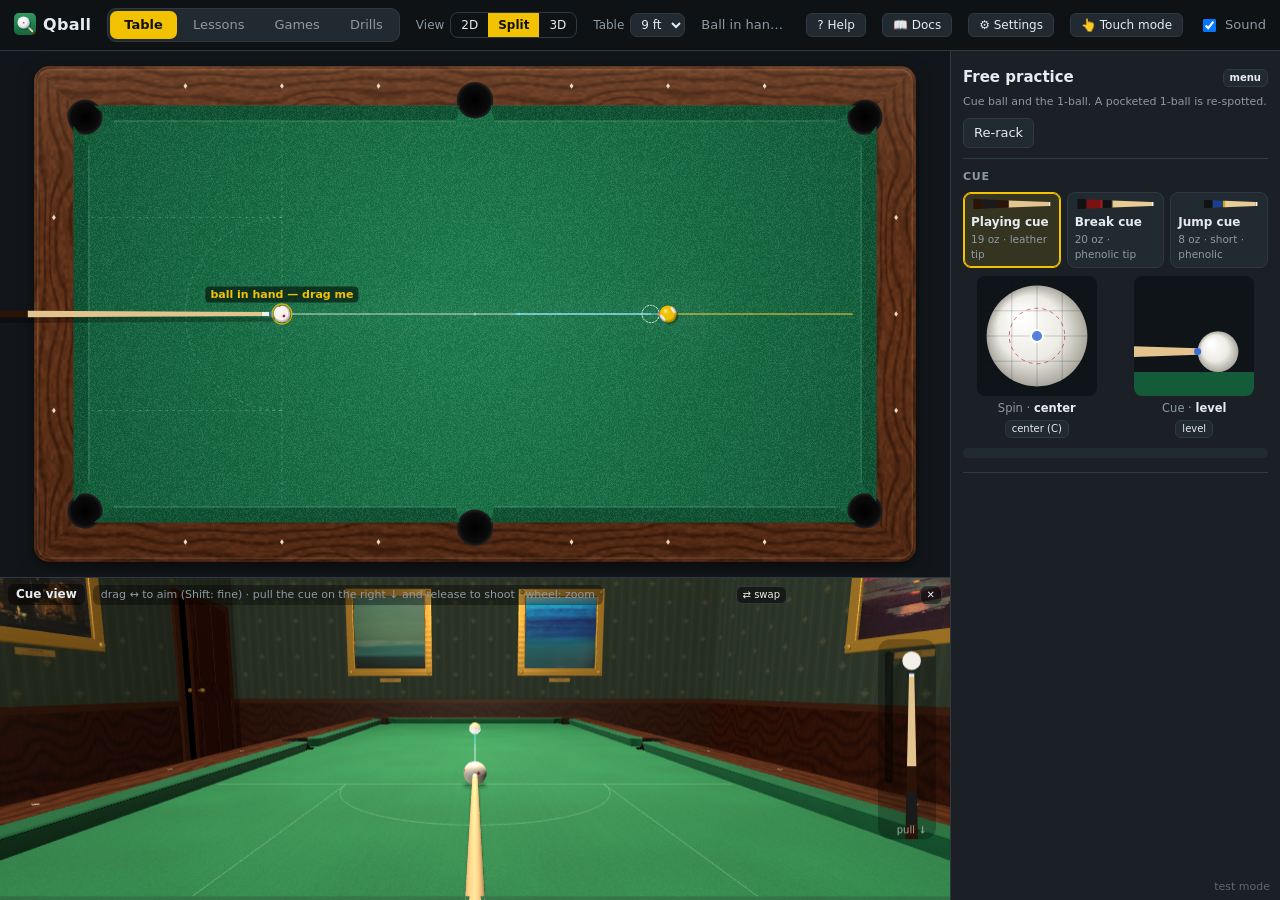
<file: play.html>
<!doctype html>
<html lang="en">
<head>
  <meta charset="utf-8">
  <meta name="viewport" content="width=device-width, initial-scale=1">
  <title>Qball — Billiards Simulator</title>
  <meta name="description" content="A realistic pool / billiards simulator in the browser: real ball physics, games, drills and a 3D cue view.">
  <link rel="icon" href="assets/icon.svg" type="image/svg+xml">
  <link rel="icon" href="assets/icon-32.png" sizes="32x32" type="image/png">
  <link rel="apple-touch-icon" href="assets/apple-touch-icon.png">
  <link rel="stylesheet" href="css/style.css">
</head>
<body>
  <header>
    <div class="brand"><img src="assets/icon.svg" alt="" class="logo">Qball</div>
    <nav class="tabs" role="tablist">
      <button id="tabTable" class="active">Table</button>
      <button id="tabLessons">Lessons</button>
      <button id="tabGames">Games</button>
      <button id="tabDrills">Drills</button>
    </nav>
    <div class="viewctl"><span>View</span>
      <div class="seg" id="viewSeg">
        <button data-view="2d" title="Top view only">2D</button>
        <button data-view="split" class="active" title="Top view + cue view">Split</button>
        <button data-view="3d" title="Cue view only (V cycles)">3D</button>
      </div>
    </div>
    <label class="viewctl" title="Table size (the page reloads)"><span>Table</span>
      <select id="selTable"><option value="9">9 ft</option><option value="8">8 ft</option><option value="7">7 ft</option></select></label>
    <span id="testBadge" class="badge" hidden>TEST MODE</span>
    <div id="status" class="status"></div>
    <button id="btnHelp" class="hdrbtn" title="Controls and help (?)">? Help</button>
    <a id="lnkDocs" class="hdrbtn" href="index.html" target="_blank" rel="noopener" title="Documentation: how Qball works, lessons, drills, games and all the controls (opens in a new tab)">📖 <span class="lfull">Documentation</span><span class="lshort">Docs</span></a>
    <button id="btnSettings" class="hdrbtn" title="Aiming aids, 3D view and other settings">⚙ Settings</button>
    <button id="btnTouch" class="toggle" title="Touch mode: aim by dragging and shoot with the pull-down cue on the side (like on a tablet)">👆 Touch mode</button>
    <label class="chk small"><input type="checkbox" id="optSound" checked> Sound</label>
  </header>

  <main>
    <div id="stage">
      <div id="pane2d" class="pane"><canvas id="table"></canvas><canvas id="powerCue2" title="Drag the cue down to pull back, release to shoot"></canvas><div id="mapGrip" title="Drag to move the map">✥</div><div class="maphint" id="mapHint">click the map to stand up and walk · double-click: back to your shot</div></div>
      <div id="pane3d" class="pane">
        <canvas id="cueView"></canvas>
        <canvas id="powerCue" title="Drag the cue down to pull back, release to shoot"></canvas>
        <div class="vbar">
          <span class="vtitle">Cue view</span>
          <span class="vhint">drag ↔ to aim (Shift: fine) · pull the cue on the right ↓ and release to shoot · wheel: zoom</span>
          <button id="btnSwap" class="mini" title="Swap the two views">⇄ swap</button>
          <button id="btnHide3d" class="mini" title="Hide the cue view">✕</button>
        </div>
      </div>
      <!-- "eclipse" inset: the view exactly along the cue line -->
      <!-- scripted lessons: the coach card -->
      <div id="coach" hidden>
        <div class="ch-head"><span id="coachStep"></span><span id="coachDots" class="cdots"></span></div>
        <h3 id="coachTitle"></h3>
        <div id="coachBody"></div>
        <div id="coachBtns" class="ch-btns"></div>
      </div>
      <div id="eclipse" hidden><canvas id="eclipseGL"></canvas><canvas id="eclipseOV"></canvas><div id="eclipseLabel"></div></div>
    </div>

    <!-- Menus (Games / Drills) -->
    <div id="menu" hidden>
      <div class="menu-inner">
        <div id="menuLessons" class="menu-page" hidden>
          <h1>Lessons <small>step-by-step introductions — the shot is set up for you, you try it and see why it works</small></h1>
          <div id="lessonCards" class="cards"></div>
        </div>
        <div id="menuGames" class="menu-page">
          <h1>Games <small>practice — one player for now</small></h1>
          <div id="gameCards" class="cards"></div>
        </div>
        <div id="menuDrills" class="menu-page" hidden>
          <h1>Drills <small>target drills: start at level 4, make it → level up, miss → down · pattern drills: ball in hand, run the balls · 10 tries each</small></h1>
          <div id="drillCards" class="cards"></div>
          <p class="credit">Drills inspired by the <a href="https://billiarduniversity.org/testing/exams/" target="_blank" rel="noopener">Billiard University</a> exams (F1–F5, F7) and <a href="https://drdavepoolinfo.com/?p=2037" target="_blank" rel="noopener">Dr. Dave's drill pages</a> (line-of-balls, 3-ball drill, playing the ghost). Ball positions are our own approximations, not the official diagrams.</p>
        </div>
      </div>
    </div>

    <aside id="panel">
      <!-- current game / drill -->
      <section id="activity">
        <div class="act-head"><span id="actTitle">Free practice</span><button id="btnMenu" class="mini">menu</button></div>
        <div id="actInfo" class="note"></div>
        <div id="drillHud" hidden>
          <div class="levels" id="levelDots"></div>
          <div class="kv"><span id="drillShotLbl">Shot</span><b id="drillShot">1 / 10</b></div>
          <div class="kv"><span id="drillScoreLbl">Score</span><b id="drillScore">–</b></div>
          <div id="drillResult" class="result"></div>
        </div>
        <div id="lessonHud" hidden>
          <div id="lessonSteps" class="lsteps"></div>
          <div class="lmeter"><span>Strength</span><div id="lessonBands" class="lbands"></div></div>
          <div id="lessonResults" class="lresults"></div>
          <div class="row"><button id="btnLessonHelp">Show the instructions</button></div>
        </div>
        <div id="trayBox" hidden><div class="tray-label" id="trayLabel">Balls</div><div id="tray" class="tray"></div></div>
        <div class="row">
          <button id="btnRack">Re-rack</button>
          <button id="btnEasier" class="drill-only" hidden title="Go down one level">◀ easier</button>
          <button id="btnHarder" class="drill-only" hidden title="Go up one level">harder ▶</button>
          <button id="btnArrange" class="toggle place-only" hidden title="Arrange mode: drag any ball; off = shoot">✋ Arrange balls (M)</button>
          <button id="btnRestoreSetup" class="place-only" hidden title="Put the balls back where they were before the last shot">↺ Last setup</button>
        </div>
      </section>

      <section id="sec3d" hidden>
        <h2>3D view</h2>
        <div class="bigbtns">
          <button id="btnWalk" class="big toggle" title="Stand up and walk around the table: move with the blue dot on the map, turn with the view cone">🚶 Walk</button>
          <button id="btnMap" class="big toggle" title="Show the small top-view map">🗺 Map</button>
        </div>
      </section>

      <section>
        <h2>Cue</h2>
        <div id="cueRack" class="cuerack" title="Your cues — B switches"></div>
        <div class="pads">
          <div class="pad">
            <canvas id="tipPad" title="Click/drag: where the tip hits (as seen down the cue). Beyond the dashed ring = miscue. Double-click to center."></canvas>
            <div class="padlabel">Spin · <span id="tipVal" class="tipval">center</span></div>
            <button id="btnTipCenter" class="mini">center (C)</button>
          </div>
          <div class="pad">
            <canvas id="elevPad" title="Drag to raise the cue butt. Double-click for a level cue."></canvas>
            <div class="padlabel">Cue · <span id="elevVal" class="tipval">level</span></div>
            <button id="btnLevel" class="mini">level</button>
          </div>
        </div>
        <div class="power"><div class="bar"><div id="powerFill"></div></div></div>
        <div class="test-only readouts">
          <div class="kv"><span>Cue speed</span><b id="powerVal">0.00 m/s</b></div>
          <div class="kv"><span>→ Cue-ball speed</span><b id="ballSpeedVal">0.00 m/s</b></div>
          <div class="kv"><span>Squirt</span><b id="squirtVal">–</b></div>
          <div class="kv"><span>Aim angle</span><b id="aimVal">–</b></div>
          <div class="kv"><span>Cut angle</span><b id="cutVal">–</b></div>
          <div class="kv"><span>Aim lock (Space)</span><b id="lockVal">off</b></div>
        </div>
      </section>


      <div class="test-only">
        <section>
          <h2>Setup <small>meters, origin = table center</small></h2>
          <table class="pos">
            <tr><th></th><th>x</th><th>y</th></tr>
            <tr><td><i class="dot cue"></i>Cue</td><td><input id="cbx" type="number" step="0.001"></td><td><input id="cby" type="number" step="0.001"></td></tr>
            <tr><td><i class="dot ob" id="obDot"></i><span id="obName">Object</span></td><td><input id="obx" type="number" step="0.001"></td><td><input id="oby" type="number" step="0.001"></td></tr>
          </table>
          <div class="row">
            <button id="btnMove" class="toggle">✋ Move balls (M)</button>
            <button id="btnRestore" title="Put the balls back where they were before the last shot">Restore setup</button>
          </div>
          <div class="note">Cue ball can always be dragged. Hold <kbd>Shift</kbd> or use Move mode to drag other balls (the last one dragged is shown above).</div>
        </section>

        <section>
          <h2>Shoot precisely</h2>
          <div class="grid2">
            <label>Aim angle (°)<input id="inAim" type="number" step="0.01"></label>
            <label>Cue speed (m/s)<input id="inSpeed" type="number" step="0.05" min="0.05" value="2.00"></label>
            <label>Cut angle (°)<input id="inCut" type="number" step="0.1" value="30"></label>
            <div class="btncell"><button id="btnSetCut" title="Rotate aim so the ghost-ball cut angle on the selected ball equals this value">Set cut</button></div>
            <label>Tip x (R, + right)<input id="inTipX" type="number" step="0.01" min="-0.95" max="0.95" value="0"></label>
            <label>Tip y (R, + up)<input id="inTipY" type="number" step="0.01" min="-0.95" max="0.95" value="0"></label>
            <label>Elevation (°)<input id="inElev" type="number" step="0.5" min="0" max="80" value="0"></label>
          </div>
          <div class="row">
            <button id="btnShoot" class="primary">Shoot (Enter)</button>
            <button id="btnReplay" title="Restore last setup and repeat last shot exactly">Replay (R)</button>
            <button id="btnStop">Stop (X)</button>
          </div>
        </section>

        <section>
          <h2>Share / reproduce a shot</h2>
          <div class="row" style="margin-top:0">
            <button id="btnCopyShot" title="Copy the last shot (start positions, aim, speed, tip, elevation, all physics settings)">Copy last shot</button>
            <button id="btnLoadShot" title="Paste a shot to set it up again">Load shot…</button>
          </div>
          <div id="shareBox" hidden>
            <textarea id="shotText" rows="5" spellcheck="false" placeholder="Paste a shot here"></textarea>
            <div class="row"><button id="btnApplyShot">Set up</button><button id="btnApplyShoot" class="primary">Set up &amp; shoot</button></div>
          </div>
          <div class="note">Paste a copied shot into the chat and I can replay it exactly.</div>
        </section>

        <section>
          <h2>Display</h2>
          <label class="chk"><input type="checkbox" id="optContacts" checked> Contact (ghost) positions with trails</label>
          <label class="chk"><input type="checkbox" id="optPredict"> Predicted paths (full physics preview)</label>
          <label class="slider">Time scale <b id="tsVal">1.00×</b><input id="optTimeScale" type="range" min="0.02" max="1" step="0.01" value="1"></label>
          <label class="slider">3D overview: set-back behind the cue ball <b id="ovBackVal">1.80 m</b><input id="optOvBack" type="range" min="0.5" max="4" step="0.05" value="1.8"></label>
          <label class="slider">3D overview: camera height <b id="ovHeightVal">0.90 m</b><input id="optOvHeight" type="range" min="0.6" max="3.5" step="0.05" value="0.9"></label>
          <label class="slider">3D aiming view: extra set-back along the cue <b id="aimBackVal">22 cm</b><input id="optAimBack" type="range" min="-0.3" max="1.2" step="0.01" value="0.22"></label>
        </section>

        <section>
          <h2>Physics <button id="btnDefaults" class="mini">defaults</button></h2>
          <div id="params"></div>
        </section>

        <section>
          <h2>Shot report</h2>
          <div id="report" class="report"><span class="muted">Take a shot…</span></div>
        </section>

        <section>
          <h2>Live</h2>
          <div id="live" class="report"></div>
        </section>
      </div>

    </aside>
  </main>
  <a id="lnkTest" class="testlink" href="#" title="Physics test mode (T)">test mode</a>
  <div id="helpModal" hidden><div class="lbox">
    <h2>Help · controls</h2>
    <ul>
          <li><b>Aim:</b> move the mouse · <b>click</b> to freeze the aim (click again to release) · <kbd>←</kbd><kbd>→</kbd> fine-tune (<kbd>Shift</kbd> coarse, <kbd>Alt</kbd> extra fine) · <kbd>Space</kbd> lock aim</li>
          <li><b>Shoot:</b> press anywhere, drag back, release · <kbd>Esc</kbd> cancels</li>
          <li><b>Touch (iPad / tablet, or the 👆 Touch mode button):</b> drag a finger on the table to aim; start the drag on the cue ball for fine aiming. Shoot with the cue on the right: pull it down and let go. In 3D, drag to aim and pinch to zoom; double-tap the map to return to your shot.</li>
          <li><b>Spin:</b> click the cue ball diagram, or <kbd>W</kbd><kbd>A</kbd><kbd>S</kbd><kbd>D</kbd> · <kbd>C</kbd> center</li>
          <li><b>Cue:</b> pick the playing cue, the break cue or the jump cue in the panel; <kbd>B</kbd> break cue, <kbd>J</kbd> jump cue (press again for the playing cue). After a break in a game you get the playing cue back.</li>
          <li><b>Off the table:</b> jump too hard and a ball can fly off the table — a foul, ball in hand. It drops to the floor, and a hard one dents the walls or cracks a painting's glass (⚙ Settings → Repair the room).</li>
          <li><b>Jump shots:</b> take the jump cue (it starts raised to 50°), hit the cue ball firmly in the centre, and it jumps over balls in the way. Too steep, too soft or too far off centre and it won't leave the cloth.</li>
          <li><b>Cue elevation:</b> drag the side view, or <kbd>E</kbd> raise / <kbd>Q</kbd> lower</li>
          <li><b>Ball in hand:</b> drag the cue ball where you want it</li>
          <li><b>View</b> (top bar): 2D, split or 3D only · <kbd>V</kbd> cycles</li>
          <li><b>Walk around</b> (3D only): press <b>🚶 Walk</b> (right panel), or keep zooming out once you're standing. On the map, drag the blue dot to move (or click where to go — you walk around the table) and drag the blue view cone, or the crosshair itself (it snaps onto balls), to pick a spot on the table to look at — you keep facing it as you walk. Or double-click (double-tap) a ball or spot in the 3D view. Or walk with the <kbd>↑</kbd><kbd>↓</kbd> (forward / back) and <kbd>←</kbd><kbd>→</kbd> (sideways) keys, <kbd>Shift</kbd> to go faster, and drag the 3D view to look around (left/right turns, up/down tilts). Dragging the view unlocks the spot you were facing; double-click a spot to lock onto it again. The wheel (or a pinch) on the 3D view bends you down. The cue walks with you (shown see-through): press walk again, double-click the map or pick up the cue to go back to your shot, aiming the way you face. Drag the map by its ✥ grip.</li>
          <li><b>Cue view:</b> drag ↔ to aim, pull the side cue ↓ and release to shoot · wheel: zoom (in = down on the shot, out = standing up)</li>
        </ul>
    <p class="note">Settings (⚙) has the aiming aids and display options; Lessons, Games and Drills are in the tabs at the top. The test mode link (bottom right, or <kbd>T</kbd>) opens the physics tools.</p>
    <p style="margin:10px 0 0">More: lessons, drills, games and how the physics works in the <a href="index.html" target="_blank" rel="noopener" style="color:var(--accent2)">📖 documentation</a>.</p>
    <div class="lbtns"><button id="btnHelpClose" class="primary">Close</button></div>
  </div></div>
  <div id="settingsModal" hidden><div class="lbox">
    <h2>Settings</h2>
    <div class="sgrid">
      <div>
        <h3>Aiming aids</h3>
        <label class="chk"><input type="checkbox" id="optAimLine" checked> Aim line &amp; object-ball path</label>
        <label class="chk"><input type="checkbox" id="optGhost" checked> Ghost ball</label>
        <label class="chk"><input type="checkbox" id="optCBPath" checked> Cue-ball path</label>
        <div id="previewVal" class="note test-only" style="margin:-2px 0 4px 24px"></div>
        <label class="chk"><input type="checkbox" id="optTangent" checked> Tangent line (90° rule)</label>
        <label class="chk"><input type="checkbox" id="optSquirtLine"> Aim line includes squirt &amp; swerve</label>
        <label class="chk"><input type="checkbox" id="optTrails"> Ball trails of the last shot</label>
        <h3>Table</h3>
        <label class="chk"><input type="checkbox" id="optGrid"> Practice markings (diamond grid dots)</label>
      </div>
      <div>
        <h3>3D view</h3>
        <label class="chk"><input type="checkbox" id="optTipMark" checked> Tip contact point on the cue ball</label>
        <label class="chk"><input type="checkbox" id="optEclipse"> Eclipse view (along the cue line)</label>
        <label class="chk"><input type="checkbox" id="optOverview" checked> Overview of the table while the balls roll</label>
        <label class="chk"><input type="checkbox" id="optJumpCam" checked> Jump shots: watch from the side, in slow motion</label>
        <div class="row"><button id="btnRepair" title="Balls that fly off the table can dent the walls and crack the paintings' glass">🔨 Repair the room</button></div>
        <label class="chk"><input type="checkbox" id="optShadows" checked> Realistic shadows (three lamps)</label>
        <div class="note" style="margin:-2px 0 4px 24px">Off: one steady light from above (faster on older devices).</div>
      </div>
    </div>
    <div class="lbtns"><button id="btnSettingsDefaults">Defaults</button><button id="btnSettingsClose" class="primary">Done</button></div>
  </div></div>
  <div id="lessonModal" hidden><div class="lbox"><h2 id="lmTitle"></h2><div id="lmBody"></div><div id="lmBtns" class="lbtns"></div></div></div>

  <script src="js/vendor/three.min.js"></script>
  <script src="js/constants.js"></script>
  <script src="js/table.js"></script>
  <script src="js/physics.js"></script>
  <script src="js/render.js"></script>
  <script src="js/audio.js"></script>
  <script src="js/setups.js"></script>
  <script src="js/lessons.js"></script>
  <script src="js/textures.js"></script>
  <script src="js/art.js"></script>
  <script src="js/view3d.js"></script>
  <script src="js/main.js"></script>
</body>
</html>
</file>
<file: css/style.css>
:root {
  --bg: #12161a;
  --panel: #1a2026;
  --panel2: #222a31;
  --line: #2f3941;
  --text: #e6ebef;
  --muted: #8d99a3;
  --accent: #f2c200;
  --accent2: #4fb3ff;
}
* { box-sizing: border-box; }
html, body { margin: 0; height: 100%; background: var(--bg); color: var(--text);
  font: 13px/1.4 system-ui, -apple-system, "Segoe UI", sans-serif; }
body { display: flex; flex-direction: column; overflow: hidden; }

header { display: flex; align-items: center; gap: 16px; padding: 8px 14px; border-bottom: 1px solid var(--line); background: #0e1215; }
.brand { font-weight: 700; font-size: 16px; letter-spacing: .3px; }
.brand .logo { width: 22px; height: 22px; vertical-align: -5px; margin-right: 7px; }
.brand span { font-weight: 400; color: var(--muted); font-size: 12px; margin-left: 6px; }
.status { flex: 1; color: var(--muted); white-space: nowrap; overflow: hidden; text-overflow: ellipsis; }
.status.flash { color: var(--accent); }

.seg { display: inline-flex; border: 1px solid var(--line); border-radius: 8px; overflow: hidden; }
.seg button { border: 0; border-radius: 0; background: transparent; padding: 5px 12px; }
.seg button.active { background: var(--accent); color: #111; font-weight: 600; }

main { flex: 1; display: flex; min-height: 0; }
#stage { flex: 1; position: relative; min-width: 0; display: flex; flex-direction: column; }
.pane { position: relative; min-height: 0; }
#pane2d { flex: 1 1 auto; }
#pane3d { flex: 0 0 38%; border-top: 1px solid var(--line); }
#stage.swapped #pane3d { order: 1; flex: 1 1 auto; border-top: 0; border-bottom: 1px solid var(--line); }
#stage.swapped #pane2d { order: 2; flex: 0 0 34%; }
#stage.no3d #pane3d { display: none; }
#cueView { position: absolute; inset: 0; width: 100%; height: 100%; display: block; cursor: grab; touch-action: none; }
.vbar { position: absolute; left: 8px; right: 8px; top: 6px; display: flex; align-items: center; gap: 8px; pointer-events: none; }
.vbar .vtitle { font-weight: 600; font-size: 12px; background: rgba(0,0,0,0.45); padding: 2px 8px; border-radius: 6px; }
.vbar .vhint { color: var(--muted); font-size: 11px; background: rgba(0,0,0,0.35); padding: 2px 8px; border-radius: 6px; flex: 0 1 auto; overflow: hidden; white-space: nowrap; text-overflow: ellipsis; }
.vbar button { pointer-events: auto; margin-left: 0; background: rgba(0,0,0,0.5); }
.vbar #btnSwap { margin-left: auto; }
#table { position: absolute; inset: 0; width: 100%; height: 100%; cursor: crosshair; touch-action: none; }
#table.grab { cursor: grab; }
#table.grabbing { cursor: grabbing; }

#panel { width: 330px; flex: none; overflow-y: auto; background: var(--panel); border-left: 1px solid var(--line); padding: 4px 12px 30px; }
section { border-bottom: 1px solid var(--line); padding: 10px 0; }
h2 { font-size: 11px; text-transform: uppercase; letter-spacing: .8px; color: var(--muted); margin: 0 0 8px; display: flex; align-items: center; gap: 8px; }
h2 small { text-transform: none; letter-spacing: 0; font-weight: 400; opacity: .8; }
body:not(.test) .test-only { display: none; }
body.test .play-only { display: none; }

.kv { display: flex; justify-content: space-between; padding: 2px 0; }
.kv span { color: var(--muted); }
.kv b { font-variant-numeric: tabular-nums; font-weight: 600; }
.power .bar { height: 10px; background: var(--panel2); border-radius: 5px; overflow: hidden; margin-bottom: 4px; }
#powerFill { height: 100%; width: 0; background: linear-gradient(90deg, #5fd35f, #f2c200 60%, #e53935); }

button { background: var(--panel2); color: var(--text); border: 1px solid var(--line); border-radius: 6px; padding: 5px 10px; font: inherit; cursor: pointer; }
button:hover { border-color: #47535c; }
button.primary { background: var(--accent); color: #111; border-color: var(--accent); font-weight: 600; }
button.toggle.on { background: var(--accent2); color: #08131c; border-color: var(--accent2); }
#btnTouch { padding: 3px 10px; font-size: 12px; white-space: nowrap; }
button.mini { padding: 1px 6px; font-size: 10px; text-transform: none; letter-spacing: 0; margin-left: auto; }
.row { display: flex; gap: 6px; flex-wrap: wrap; margin-top: 8px; }

input[type=number] { width: 100%; background: var(--bg); color: var(--text); border: 1px solid var(--line); border-radius: 5px; padding: 4px 6px; font: inherit; font-variant-numeric: tabular-nums; }
.grid2 { display: grid; grid-template-columns: 1fr 1fr; gap: 6px 8px; }
.grid2 label { display: flex; flex-direction: column; gap: 2px; color: var(--muted); font-size: 11px; }
.btncell { display: flex; align-items: flex-end; }
.btncell button { width: 100%; }
table.pos { width: 100%; border-collapse: collapse; }
table.pos th { color: var(--muted); font-weight: 500; font-size: 11px; text-align: left; padding: 0 4px; }
table.pos td { padding: 2px 4px; }
table.pos td:first-child { white-space: nowrap; color: var(--muted); }
.dot { display: inline-block; width: 9px; height: 9px; border-radius: 50%; margin-right: 6px; vertical-align: -1px; }
.dot.cue { background: #f8f6ee; } .dot.ob { background: #f2c200; }
.note { color: var(--muted); font-size: 11px; margin-top: 6px; }
kbd { display: inline-block; background: var(--panel2); border: 1px solid var(--line); border-bottom-width: 2px; border-radius: 4px; padding: 0 4px; font: 11px ui-monospace, monospace; }

.chk { display: flex; align-items: center; gap: 6px; padding: 2px 0; cursor: pointer; }
.chk.small { color: var(--muted); }
.slider { display: grid; grid-template-columns: 1fr auto; gap: 2px 8px; margin: 6px 0; color: var(--muted); }
.slider input { grid-column: 1 / -1; width: 100%; accent-color: var(--accent); }
.slider select { grid-column: 1 / -1; width: 100%; background: var(--bg); color: var(--text); border: 1px solid var(--line); border-radius: 5px; padding: 4px 6px; font: inherit; }
.slider b { color: var(--text); font-variant-numeric: tabular-nums; }
.slider small { grid-column: 1 / -1; font-size: 10.5px; opacity: .8; }

.report { font-variant-numeric: tabular-nums; }
.report table { width: 100%; border-collapse: collapse; }
.report td { padding: 1px 0; }
.report td:last-child { text-align: right; font-weight: 600; }
.report td:first-child { color: var(--muted); }
.report .muted { color: var(--muted); }
.report .sub { color: var(--muted); font-size: 11px; padding-top: 6px; text-transform: uppercase; letter-spacing: .6px; }

.help ul { margin: 0; padding-left: 16px; color: var(--muted); }
.help li { margin: 3px 0; }
.help b { color: var(--text); font-weight: 600; }

.pads { display: grid; grid-template-columns: 1fr 1fr; gap: 10px; margin-bottom: 10px; }
.pad { display: flex; flex-direction: column; align-items: center; gap: 4px; min-width: 0; }
#tipPad, #elevPad { width: 120px; height: 120px; cursor: crosshair; touch-action: none; border-radius: 8px; background: #0f1418; }
.padlabel { color: var(--muted); font-size: 11.5px; text-align: center; }
.tipval { color: var(--text); font-weight: 600; font-variant-numeric: tabular-nums; }
.pad button.mini { margin-left: 0; }
.warn { color: #ff6b6b !important; }
.chk small { font-size: 10.5px; color: var(--muted); }
#shotText { width: 100%; margin-top: 8px; background: var(--bg); color: var(--text); border: 1px solid var(--line); border-radius: 6px; padding: 6px; font: 11px/1.35 ui-monospace, monospace; resize: vertical; }

/* ---------- tabs, menus, activity ---------- */
.tabs { display: inline-flex; gap: 2px; background: var(--panel2); border: 1px solid var(--line); border-radius: 9px; padding: 2px; }
.tabs button { border: 0; background: transparent; padding: 5px 14px; border-radius: 7px; color: var(--muted); }
.tabs button.active { background: var(--accent); color: #111; font-weight: 600; }
.tabs button:hover:not(.active) { color: var(--text); }
.badge { background: #4fb3ff; color: #08131c; font-weight: 700; font-size: 10.5px; letter-spacing: .8px; padding: 3px 8px; border-radius: 5px; }
.testlink { position: fixed; right: 10px; bottom: 6px; font-size: 11px; color: #5d6870; text-decoration: none; z-index: 20; }
.testlink:hover { color: var(--muted); text-decoration: underline; }
main { position: relative; }
#menu { position: absolute; inset: 0; z-index: 10; background: rgba(12,15,18,0.97); overflow-y: auto; }
.menu-inner { max-width: 1180px; margin: 0 auto; padding: 22px 26px 40px; }
#menu h1 { font-size: 20px; margin: 4px 0 16px; display: flex; align-items: baseline; gap: 12px; }
#menu h1 small { font-size: 12.5px; color: var(--muted); font-weight: 400; }
.cards { display: grid; grid-template-columns: repeat(auto-fill, minmax(250px, 1fr)); gap: 16px; }
.card { background: var(--panel); border: 1px solid var(--line); border-radius: 12px; overflow: hidden; cursor: pointer; text-align: left; padding: 0; color: var(--text); display: flex; flex-direction: column; transition: transform .12s, border-color .12s; }
.card:hover { transform: translateY(-2px); border-color: var(--accent); }
.card canvas { width: 100%; height: 140px; display: block; background: #0f1418; }
.card .cbody { padding: 10px 12px 12px; }
.card .ctitle { font-weight: 650; font-size: 14.5px; display: flex; justify-content: space-between; align-items: center; gap: 8px; }
.card .ctag { font-size: 10.5px; color: var(--accent); border: 1px solid rgba(242,194,0,.4); padding: 1px 6px; border-radius: 4px; font-weight: 600; }
.card .cdesc { color: var(--muted); font-size: 12px; margin-top: 4px; line-height: 1.4; }
.credit { color: var(--muted); font-size: 12px; margin-top: 18px; }
.credit a { color: var(--accent2); }
#activity { padding-top: 12px; }
.act-head { display: flex; align-items: center; justify-content: space-between; font-weight: 650; font-size: 15px; margin-bottom: 4px; }
.levels { display: flex; gap: 5px; margin: 8px 0 6px; }
.levels span { flex: 1; height: 22px; border-radius: 5px; background: var(--panel2); border: 1px solid var(--line); font-size: 11px; display: grid; place-items: center; color: var(--muted); }
.levels span.on { background: var(--accent); color: #111; font-weight: 700; border-color: var(--accent); }
.result { min-height: 18px; font-weight: 600; margin-top: 4px; }
.result.ok { color: #6be38a; } .result.bad { color: #ff6b6b; }
.tray-label { color: var(--muted); font-size: 11px; margin-top: 8px; }
.tray { display: flex; flex-wrap: wrap; gap: 4px; margin-top: 4px; min-height: 22px; }
.tray i { width: 20px; height: 20px; border-radius: 50%; display: grid; place-items: center; font: 700 9.5px system-ui; color: #111; font-style: normal; position: relative; overflow: hidden; }
.tray i b { background: #f6f4ec; border-radius: 50%; width: 11px; height: 11px; display: grid; place-items: center; font-size: 8px; position: relative; z-index: 1; }
.tray i.stripe::before { content: ''; position: absolute; inset: 0; background: linear-gradient(#f6f4ec 0 22%, transparent 22% 78%, #f6f4ec 78%); }
.readouts { margin-top: 6px; }
.tray i { width: 24px; height: 24px; transition: opacity .25s; }
.tray i b { width: 13px; height: 13px; font-size: 8.5px; }
.tray i.up { opacity: 0.25; }
.tray i.down { opacity: 1; }
.tray i.live { opacity: 1; }
.tray i.gone { opacity: 0.22; filter: saturate(0.6); }
.tray i.next { outline: 2px solid var(--accent); outline-offset: 2px; }
.tray i.avail { cursor: grab; }
.tray i.avail:hover { transform: scale(1.12); }
body.placing, body.placing * { cursor: grabbing !important; }

/* ---------- view modes ---------- */
.viewctl { display: inline-flex; align-items: center; gap: 6px; color: var(--muted); font-size: 12px; }
.viewctl .seg button { padding: 4px 10px; }
#selTable { background: var(--panel2); color: var(--text); border: 1px solid var(--line); border-radius: 7px; padding: 3px 6px; font: inherit; font-size: 12px; }
#stage.only3d #pane3d { flex: 1 1 auto; border-top: 0; order: 1; }
#stage.only3d #pane2d { display: none; }
#stage.only3d.showmap #pane2d { display: block; position: absolute; left: 12px; bottom: 12px; width: min(34%, 420px); aspect-ratio: 2.96 / 1.69; height: auto;
  z-index: 6; border: 1px solid var(--line); border-radius: 10px; overflow: hidden; background: var(--bg); box-shadow: 0 6px 24px rgba(0,0,0,.5); }
#powerCue { position: absolute; right: 14px; top: 50%; transform: translateY(-50%); width: 58px; height: min(62%, 420px); z-index: 4;
  cursor: ns-resize; touch-action: none; background: rgba(0,0,0,0.25); border-radius: 12px; }
#stage.no3d #powerCue { display: none; }
/* touch screens: the same pull-down cue on the 2D view (shown only in 2D-only view; split view uses the 3D one) */
#powerCue2 { display: none; position: absolute; right: 14px; top: 50%; transform: translateY(-50%); width: 58px; height: min(62%, 420px); z-index: 4;
  touch-action: none; background: rgba(0,0,0,0.35); border-radius: 12px; }
body.touch #stage.no3d #powerCue2 { display: block; }
body.touch #stage.no3d #table { width: calc(100% - 80px); }   /* keep the table clear of the side cue */
body.touch { -webkit-user-select: none; user-select: none; -webkit-touch-callout: none; }
button, label.chk { touch-action: manipulation; }
.tray i { touch-action: none; }
/* phones: the top bar wraps onto two lines */
@media (max-width: 640px) {
  header { flex-wrap: wrap; gap: 8px 10px; padding: 6px 10px; }
  header .status { order: 10; flex-basis: 100%; font-size: 12px; }
  .viewctl > span { display: none; }
}
/* eclipse inset: view along the cue line (top right of the playing area, left of the side cue) */
#eclipse { position: absolute; z-index: 9; top: 40px; right: 84px; width: 190px; height: 140px; border-radius: 10px; overflow: hidden;
  border: 1px solid var(--line); background: #0b0e11; box-shadow: 0 6px 24px rgba(0,0,0,.5); pointer-events: none; }
#eclipse canvas { position: absolute; inset: 0; width: 100%; height: 100%; }
#eclipseLabel { position: absolute; left: 0; right: 0; bottom: 0; padding: 2px 6px; font-size: 11px; text-align: center;
  color: #e6ebef; background: linear-gradient(transparent, rgba(0,0,0,0.75)); }
#eclipse.empty #eclipseLabel { top: 0; bottom: 0; display: grid; place-items: center; color: var(--muted); background: none; }
/* ---------- lessons ---------- */
#lessonModal, #settingsModal, #helpModal { position: fixed; inset: 0; z-index: 60; display: grid; place-items: center; background: rgba(0,0,0,0.45); padding: 16px; }
#lessonModal[hidden], #settingsModal[hidden], #helpModal[hidden] { display: none; }
#lessonModal .lbox, #settingsModal .lbox, #helpModal .lbox { max-width: 500px; width: 100%; max-height: 90vh; overflow-y: auto; background: var(--panel); border: 1px solid var(--line);
  border-radius: 14px; padding: 18px 20px 14px; box-shadow: 0 20px 60px rgba(0,0,0,0.6); font-size: 14px; line-height: 1.5; }
#lessonModal h2, #settingsModal h2, #helpModal h2 { margin: 0 0 8px; font-size: 18px; }
#lessonModal ul { padding-left: 20px; margin: 6px 0; }
#lessonModal .lbox { max-width: 580px; font-size: 16px; line-height: 1.5; }
#lessonModal h2 { font-size: 20px; }
#lessonModal p { margin: 8px 0; }
#lessonModal .key { background: rgba(242,194,0,0.12); border-left: 3px solid var(--accent); padding: 6px 10px; border-radius: 4px; }
#lessonModal table { border-collapse: collapse; margin: 6px 0; width: 100%; }
#lessonModal td { padding: 3px 8px; border-bottom: 1px solid var(--line); }
#lessonModal .lbtns, #settingsModal .lbtns, #helpModal .lbtns { display: flex; gap: 8px; justify-content: flex-end; margin-top: 12px; flex-wrap: wrap; }
.lsteps { display: flex; gap: 6px; margin: 6px 0 8px; }
.lsteps span { flex: 1; text-align: center; font-size: 11px; padding: 3px 4px; border-radius: 6px; background: var(--panel2); color: var(--muted); }
.lsteps span.on { background: var(--accent); color: #111; font-weight: 600; }
.lsteps span.done { background: rgba(63,191,111,0.25); color: #bfe9cc; }
.lmeter { display: flex; align-items: center; gap: 8px; font-size: 12px; color: var(--muted); margin-bottom: 6px; }
.lbands { flex: 1; display: flex; gap: 3px; }
.lbands span { flex: 1; text-align: center; font-size: 11px; padding: 3px 0; border-radius: 5px; background: var(--panel2); color: var(--muted); transition: background .1s; }
.lbands span.on { background: var(--accent2); color: #08131c; font-weight: 600; }
.lresults { font-size: 12px; display: grid; grid-template-columns: auto 1fr; gap: 2px 10px; margin: 4px 0 6px; }
.lresults .b { color: var(--muted); }
.lresults .todo { color: var(--muted); font-style: italic; }
.lresults .ok { color: #7fd99a; }
#settingsModal .lbox { max-width: 640px; }
#settingsModal .sgrid { display: grid; grid-template-columns: 1fr 1fr; gap: 4px 22px; }
@media (max-width: 600px) { #settingsModal .sgrid { grid-template-columns: 1fr; } }
#settingsModal h3 { margin: 10px 0 4px; font-size: 12px; text-transform: uppercase; letter-spacing: .06em; color: var(--muted); }
#settingsModal label.chk { margin: 5px 0; }
.hdrbtn { padding: 3px 10px; font-size: 12px; white-space: nowrap; }
#helpModal .lbox { max-width: 620px; }
#helpModal ul { padding-left: 18px; margin: 6px 0; } #helpModal li { margin: 6px 0; }
.bigbtns { display: flex; gap: 8px; margin: 4px 0 2px; }
.bigbtns button.big { flex: 1; padding: 12px 8px; font-size: 16px; font-weight: 600; border-radius: 10px; }
/* drag grips (eclipse inset, pop-ups): same look as the mini map's */
.dgrip { position: absolute; left: 6px; top: 6px; z-index: 10; display: grid; place-items: center; width: 24px; height: 24px; border-radius: 6px;
  background: rgba(0,0,0,0.6); color: #cfd6db; font-size: 15px; line-height: 1; cursor: move; touch-action: none; user-select: none;
  pointer-events: auto; border: 1px solid rgba(255,255,255,0.15); }
.dgrip:hover { background: rgba(79,179,255,0.35); color: #fff; }
#lessonModal .lbox, #settingsModal .lbox, #helpModal .lbox { position: relative; }
#lessonModal h2, #settingsModal h2, #helpModal h2 { padding-left: 32px; }
#eclipse.moved { right: auto; }
/* tablet in portrait: table on top, panel below */
@media (max-width: 900px) and (orientation: portrait) {
  main { flex-direction: column; }
  #stage { flex: 0 0 62%; }
  #panel { width: auto; border-left: 0; border-top: 1px solid var(--line); }
}
#cueView.dragging { cursor: grabbing; }
.vbar button.toggle.on { background: var(--accent2); color: #08131c; }
.maphint { display: none; position: absolute; left: 0; right: 0; bottom: 0; padding: 3px 8px; font-size: 10.5px; color: #cfd6db;
  background: linear-gradient(transparent, rgba(0,0,0,0.75)); pointer-events: none; text-align: center; }
#stage.only3d.showmap .maphint { display: block; }
/* the map can be dragged anywhere by its grip (position kept in --map-x / --map-y) */
#stage.only3d.showmap.mapmoved #pane2d { left: var(--map-x); top: var(--map-y); bottom: auto; }
#mapGrip { display: none; }
#stage.only3d.showmap #mapGrip { display: grid; place-items: center; position: absolute; left: 6px; top: 6px; z-index: 8;
  width: 24px; height: 24px; border-radius: 6px; background: rgba(0,0,0,0.6); color: #cfd6db; font-size: 15px; line-height: 1;
  cursor: move; touch-action: none; user-select: none; border: 1px solid rgba(255,255,255,0.15); }
#stage.only3d.showmap #mapGrip:hover { background: rgba(79,179,255,0.35); color: #fff; }
#stage.only3d.showmap.walking #pane2d { width: min(42%, 520px); background: #1b2228; }

/* ---------- scripted lessons: the coach card on the table ---------- */
#coach { position: absolute; z-index: 20; left: 50%; bottom: 14px; transform: translateX(-50%); width: min(660px, calc(100% - 24px));
  max-height: 60%; overflow-y: auto; background: rgba(20,26,32,0.94); border: 1px solid var(--line); border-radius: 12px;
  padding: 8px 14px 10px 14px; box-shadow: 0 8px 28px rgba(0,0,0,0.55); font-size: 16.5px; line-height: 1.5; }
#coach[hidden] { display: none; }
#coach .ch-head { display: flex; align-items: center; gap: 10px; padding-left: 28px; font-size: 12.5px; color: var(--muted); min-height: 22px; }
#coach .ch-head #coachStep { flex: 1; }
#coach .cdots { display: inline-flex; gap: 4px; }
#coach .cdots i { width: 7px; height: 7px; border-radius: 50%; background: var(--line); }
#coach .cdots i.done { background: rgba(63,191,111,0.7); }
#coach .cdots i.on { background: var(--accent); }
#coach h3 { margin: 4px 0 2px; font-size: 19px; }
#coach.result h3 { color: #7fd99a; }
#coach p { margin: 6px 0; }
#coach ul { padding-left: 20px; margin: 6px 0; }
#coach .key { background: rgba(242,194,0,0.12); border-left: 3px solid var(--accent); padding: 6px 10px; border-radius: 4px; }
#coach .ch-btns { display: flex; align-items: center; gap: 8px; margin-top: 8px; flex-wrap: wrap; }
#coach .ch-btns .sp { flex: 1; }
#coach .ch-btns .wait { color: var(--accent); font-size: 14px; font-style: italic; animation: coachPulse 1.4s ease-in-out infinite; }
@keyframes coachPulse { 50% { opacity: 0.35; } }
.lsteps.wrap { flex-wrap: wrap; }
.lsteps.wrap span { flex: 1 1 30%; cursor: pointer; }
#eclipse.hl { box-shadow: 0 0 0 2px var(--accent), 0 0 18px rgba(242,194,0,0.45); }

/* ---------- the cue rack (playing cue / break cue) ---------- */
.cuerack { display: flex; gap: 6px; margin: 2px 0 8px; }
.cuebtn { flex: 1; display: flex; flex-direction: column; align-items: flex-start; gap: 1px; padding: 5px 7px 6px; text-align: left; border-radius: 8px; }
.cuebtn canvas { width: 100%; height: 12px; margin-bottom: 3px; }
.cuebtn .cn { font-weight: 600; font-size: 12px; }
.cuebtn .cnote { font-size: 10.5px; color: var(--muted); }
.cuebtn.on { border-color: var(--accent); background: rgba(242,194,0,0.12); box-shadow: inset 0 0 0 1px var(--accent); }
.cuebtn:disabled { opacity: 0.4; }
/* the Documentation link in the top bar looks like the buttons next to it */
a.hdrbtn { background: var(--panel2); color: var(--text); border: 1px solid var(--line); border-radius: 6px; text-decoration: none; line-height: 1.4; }
a.hdrbtn:hover { border-color: #47535c; }
.lshort { display: none; }
@media (max-width: 1440px) { #lnkDocs .lfull { display: none; } #lnkDocs .lshort { display: inline; } }
/* lessons: answers that were wrong, and the cue-ball picture asking for attention */
#coach .ch-btns .ch-answers { flex-basis: 100%; order: -1; display: flex; flex-wrap: wrap; justify-content: center; gap: 8px; margin: 2px 0 6px; }
#coach .ch-btns button.answer { border-color: var(--accent2); }
#coach .ch-btns button.wrong { border-color: #c0392b; color: #ff9b8f; text-decoration: line-through; }
#coach .wrongmsg { color: #ff9b8f; }
#coach .muted { opacity: 0.7; font-size: 0.92em; }
#coach .ch-btns button { font-size: 15px; }
@media (max-width: 640px) { #coach { font-size: 15px; } #coach h3 { font-size: 17px; } }
#tipPad.want, #powerCue.want, #powerCue2.want { animation: tipWant 0.5s ease-in-out 3; }
/* lessons: what the lesson card talks about pulses */
.pointme { animation: pointMe 1.2s ease-in-out infinite; }
@keyframes pointMe { 0%, 100% { box-shadow: 0 0 0 2px rgba(242,194,0,0.85), 0 0 4px rgba(242,194,0,0.2); }
  50% { box-shadow: 0 0 0 4px rgba(242,194,0,1), 0 0 22px 4px rgba(242,194,0,0.7); } }
@keyframes tipWant { 50% { box-shadow: 0 0 0 3px var(--accent2), 0 0 18px rgba(79,179,255,0.7); } }
</file>
